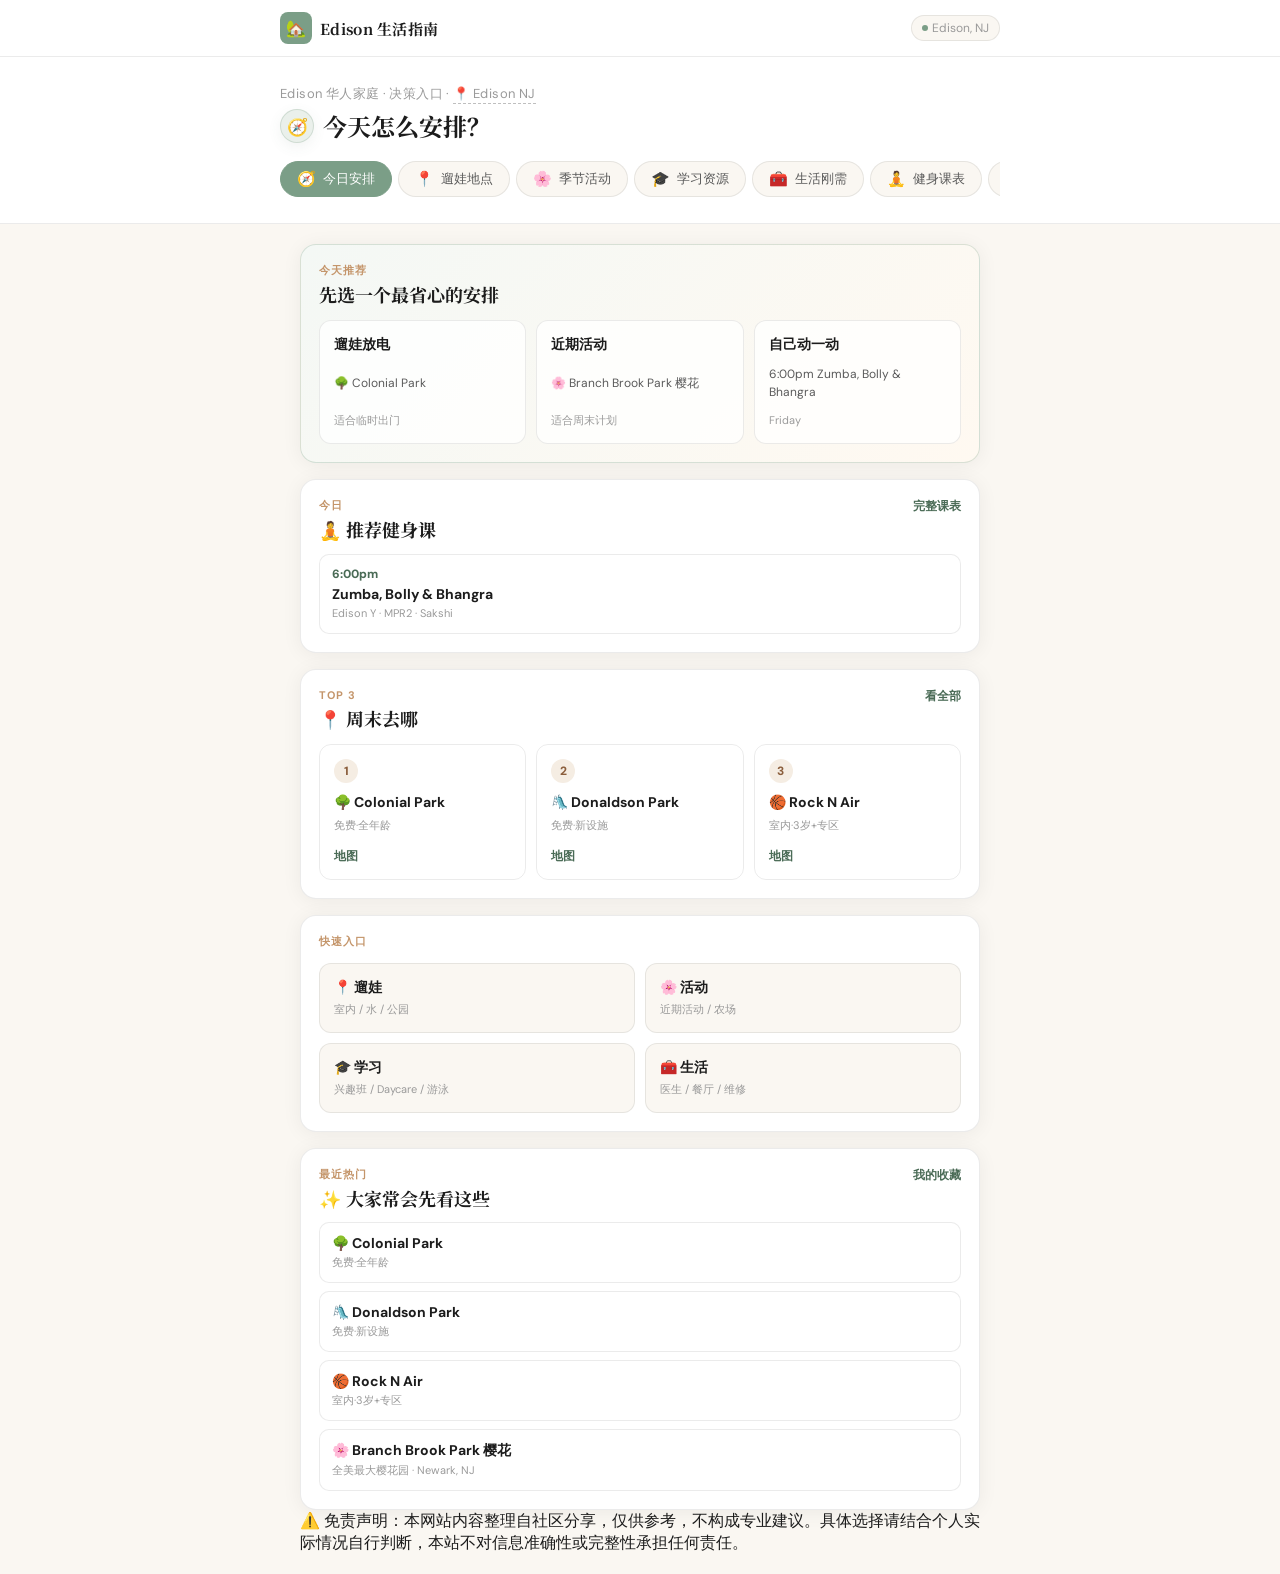
<file: index.html>
<!DOCTYPE html>
<html lang="zh-CN">
<head>
  <!-- ── Analytics ── -->
  <script defer data-domain="edisonmom.com" src="https://plausible.io/js/script.js"></script>
  <script async src="https://www.googletagmanager.com/gtag/js?id=G-FSHFK9SQL9"></script>
  <script>
    window.dataLayer = window.dataLayer || [];
    function gtag(){dataLayer.push(arguments);}
    gtag('js', new Date());
    gtag('config', 'G-FSHFK9SQL9');
  </script>

  <meta charset="UTF-8">
  <meta name="viewport" content="width=device-width, initial-scale=1.0">
  <title>Edison 华人家庭生活指南</title>
  <link href="https://fonts.googleapis.com/css2?family=Noto+Serif+SC:wght@400;600;700&family=DM+Sans:wght@300;400;500;600&display=swap" rel="stylesheet">
  <link rel="stylesheet" href="css/styles.css?v=20260421c">
</head>
<body>

<!-- ══════════ HEADER ══════════ -->
<div class="header">
  <div class="header-inner">
    <a class="logo" href="index.html">
      <div class="logo-icon">🏡</div>
      <div class="logo-text">Edison 生活指南</div>
    </a>
    <div class="location-badge">
      <div class="location-dot"></div>
      Edison, NJ
    </div>
  </div>
</div>

<!-- ══════════ HERO ══════════ -->
<div class="hero">
  <div class="hero-inner">
    <div class="hero-greeting"><span id="hero-page-label">Edison 华人家庭 · 决策入口</span> ·
      <span id="weather-inline"
            onclick="window._toggleOutfitPanel()"
            title="点击查看穿衣建议">加载天气中…</span>
      <span id="weather-outfit-hint">👕</span>
    </div>
    <!-- 穿衣建议展开面板 -->
    <div id="outfit-panel">
      <div id="outfit-panel-inner"></div>
    </div>
    <div class="hero-title" id="hero-title">今天怎么安排？</div>
    <div class="nav-tabs" id="nav-tabs"><a class="tab-btn" href="index.html">今日</a><a class="tab-btn" href="pages/play.html">遛娃</a><a class="tab-btn" href="pages/events.html">活动</a><a class="tab-btn" href="pages/study.html">学习</a><a class="tab-btn" href="pages/life.html">生活</a><a class="tab-btn" href="pages/fitness.html">健身</a><a class="tab-btn" href="pages/favorites.html">收藏</a></div>
  </div>
</div>

<!-- ══════════ QUICK SCENE ACTIONS ══════════ -->
<div class="scene-section" id="scene-section" style="display:none;">
  <div class="scene-inner">
    <div class="scene-title">快速找到适合的地方</div>
    <div class="scene-grid" id="scene-grid"></div>
  </div>
</div>

<!-- ══════════ MAIN CONTENT ══════════ -->
<div class="main">
  <div id="content-loading" style="text-align:center;padding:60px 20px;color:var(--ink-muted);font-size:14px;">加载中…</div>
  <div id="content-area"></div>
</div>

<script type="module" src="js/app.js?v=20260421c"></script>
</body>
</html>
</file>
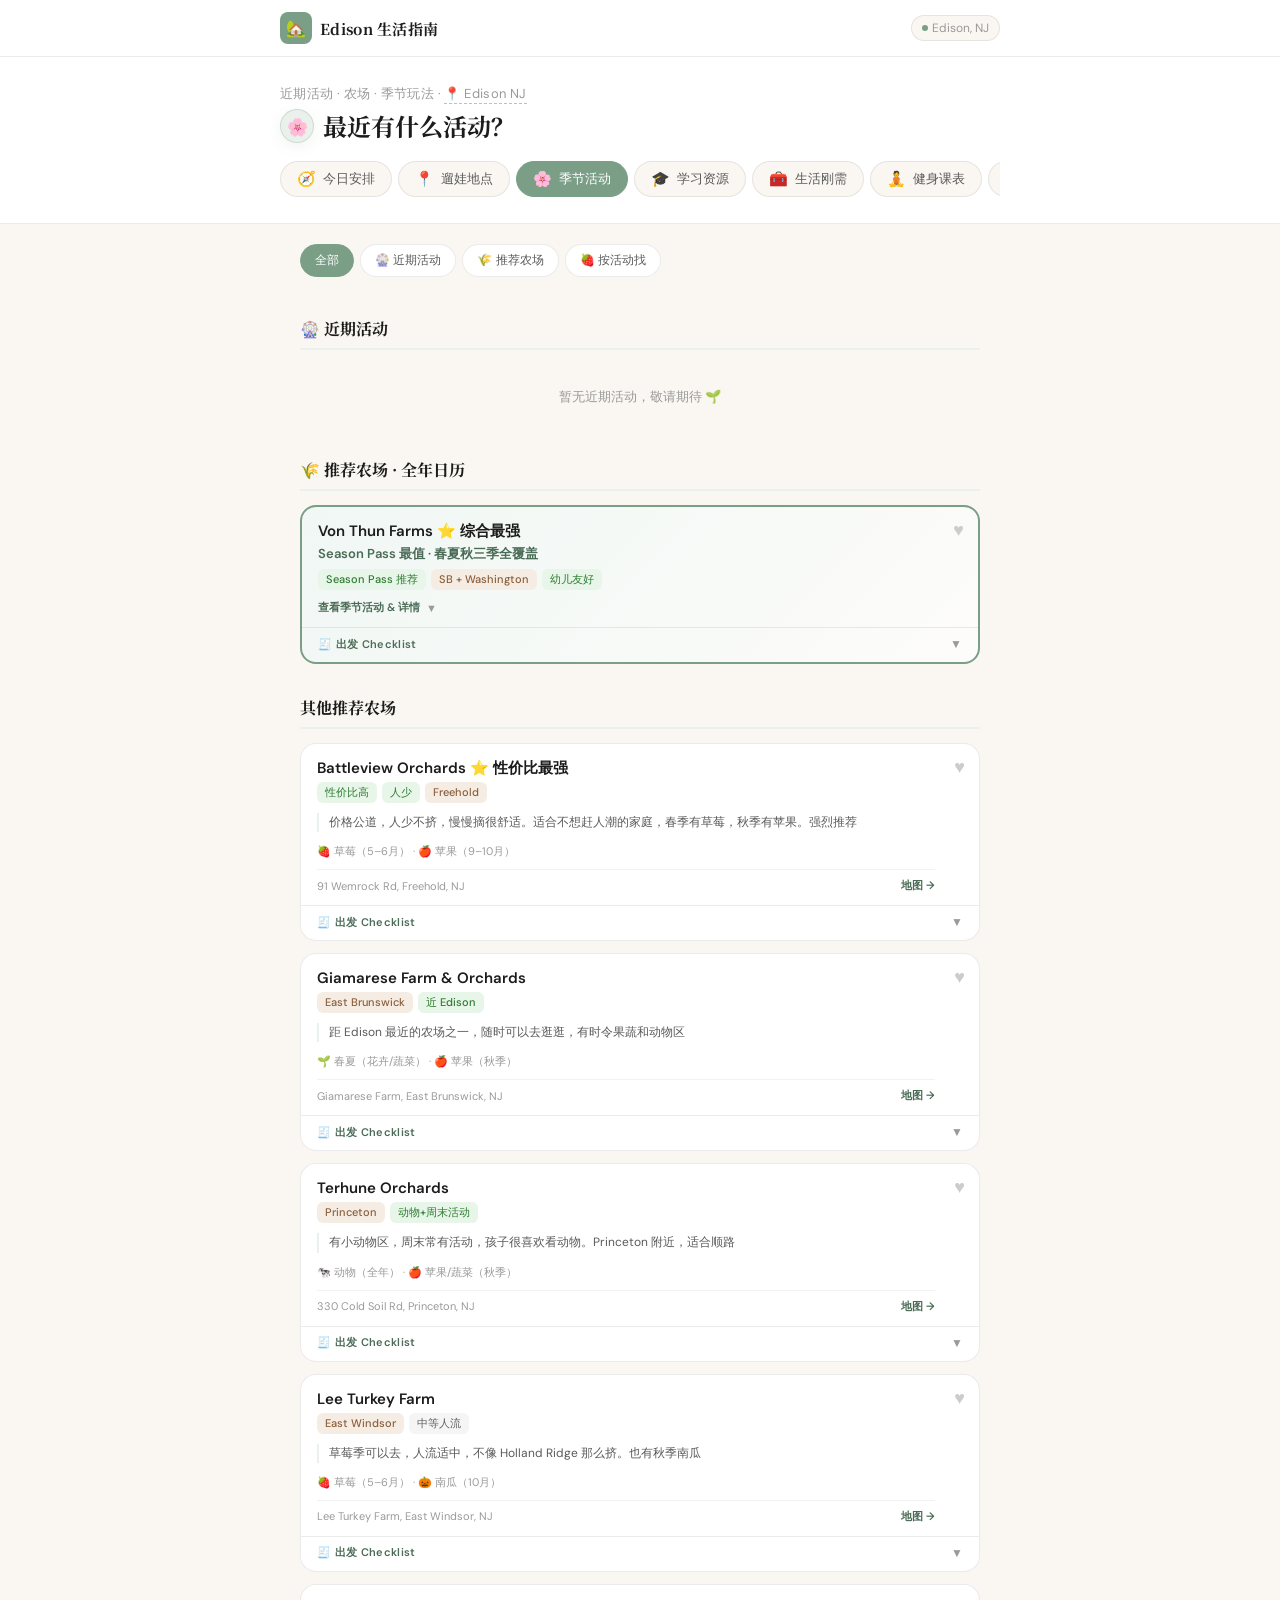
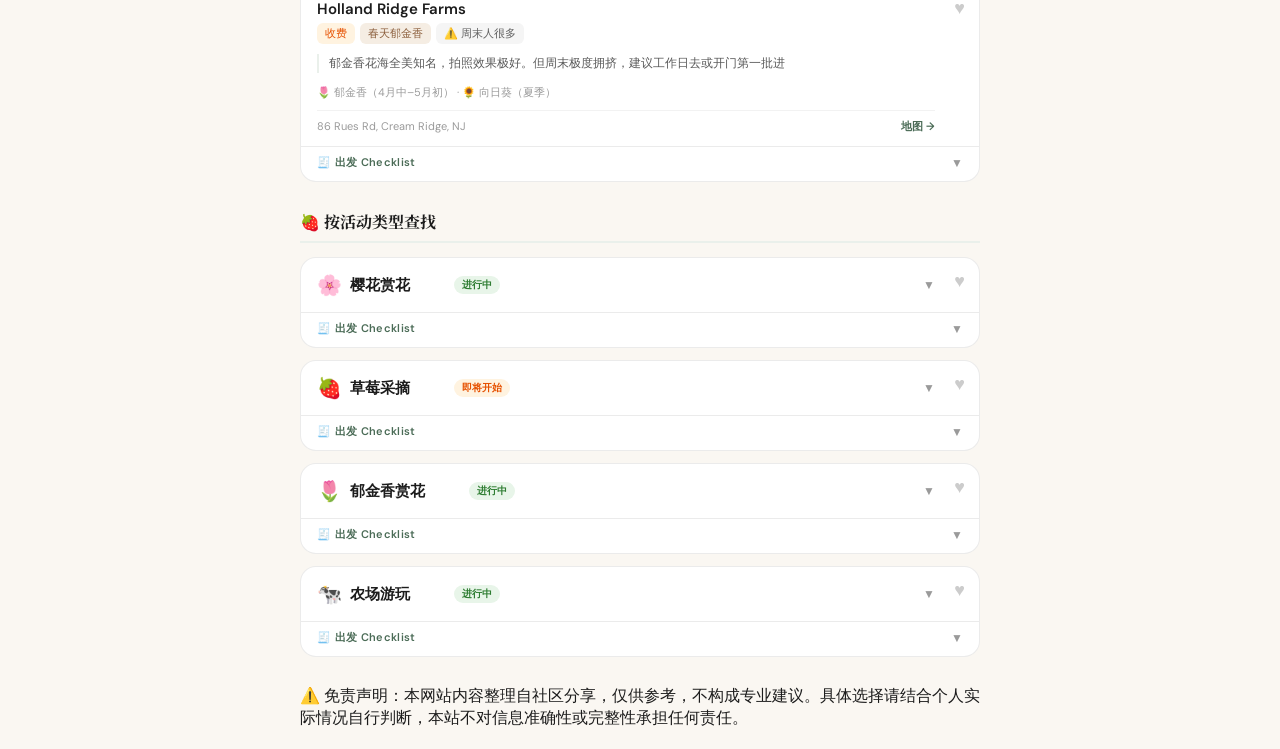
<file: pages/events.html>
<!DOCTYPE html>
<html lang="zh-CN">
<head>
  <script defer data-domain="edisonmom.com" src="https://plausible.io/js/script.js"></script>
  <script async src="https://www.googletagmanager.com/gtag/js?id=G-FSHFK9SQL9"></script>
  <script>
    window.dataLayer = window.dataLayer || [];
    function gtag(){dataLayer.push(arguments);}
    gtag('js', new Date());
    gtag('config', 'G-FSHFK9SQL9');
  </script>
  <meta charset="UTF-8">
  <meta name="viewport" content="width=device-width, initial-scale=1.0">
  <title>近期活动 | Edison 华人家庭生活指南</title>
  <link href="https://fonts.googleapis.com/css2?family=Noto+Serif+SC:wght@400;600;700&family=DM+Sans:wght@300;400;500;600&display=swap" rel="stylesheet">
  <link rel="stylesheet" href="../css/styles.css?v=20260421c">
</head>
<body>
<div class="header">
  <div class="header-inner">
    <a class="logo" href="../index.html"><div class="logo-icon">🏡</div><div class="logo-text">Edison 生活指南</div></a>
    <div class="location-badge"><div class="location-dot"></div>Edison, NJ</div>
  </div>
</div>
<div class="hero">
  <div class="hero-inner">
    <div class="hero-greeting"><span id="hero-page-label">近期活动</span> · <span id="weather-inline" onclick="window._toggleOutfitPanel()" title="点击查看穿衣建议">加载天气中…</span><span id="weather-outfit-hint">👕</span></div>
    <div id="outfit-panel"><div id="outfit-panel-inner"></div></div>
    <div class="hero-title" id="hero-title">最近有什么活动？</div>
    <div class="nav-tabs" id="nav-tabs"><a class="tab-btn" href="../index.html">今日</a><a class="tab-btn" href="play.html">遛娃</a><a class="tab-btn" href="events.html">活动</a><a class="tab-btn" href="study.html">学习</a><a class="tab-btn" href="life.html">生活</a><a class="tab-btn" href="fitness.html">健身</a><a class="tab-btn" href="favorites.html">收藏</a></div>
  </div>
</div>
<div class="scene-section" id="scene-section" style="display:none;"><div class="scene-inner"><div class="scene-title">快速找到适合的地方</div><div class="scene-grid" id="scene-grid"></div></div></div>
<div class="main"><div id="content-loading">加载中…</div><div id="content-area"></div></div>
<script type="module" src="../js/app.js?v=20260421c"></script>
</body>
</html>
</file>
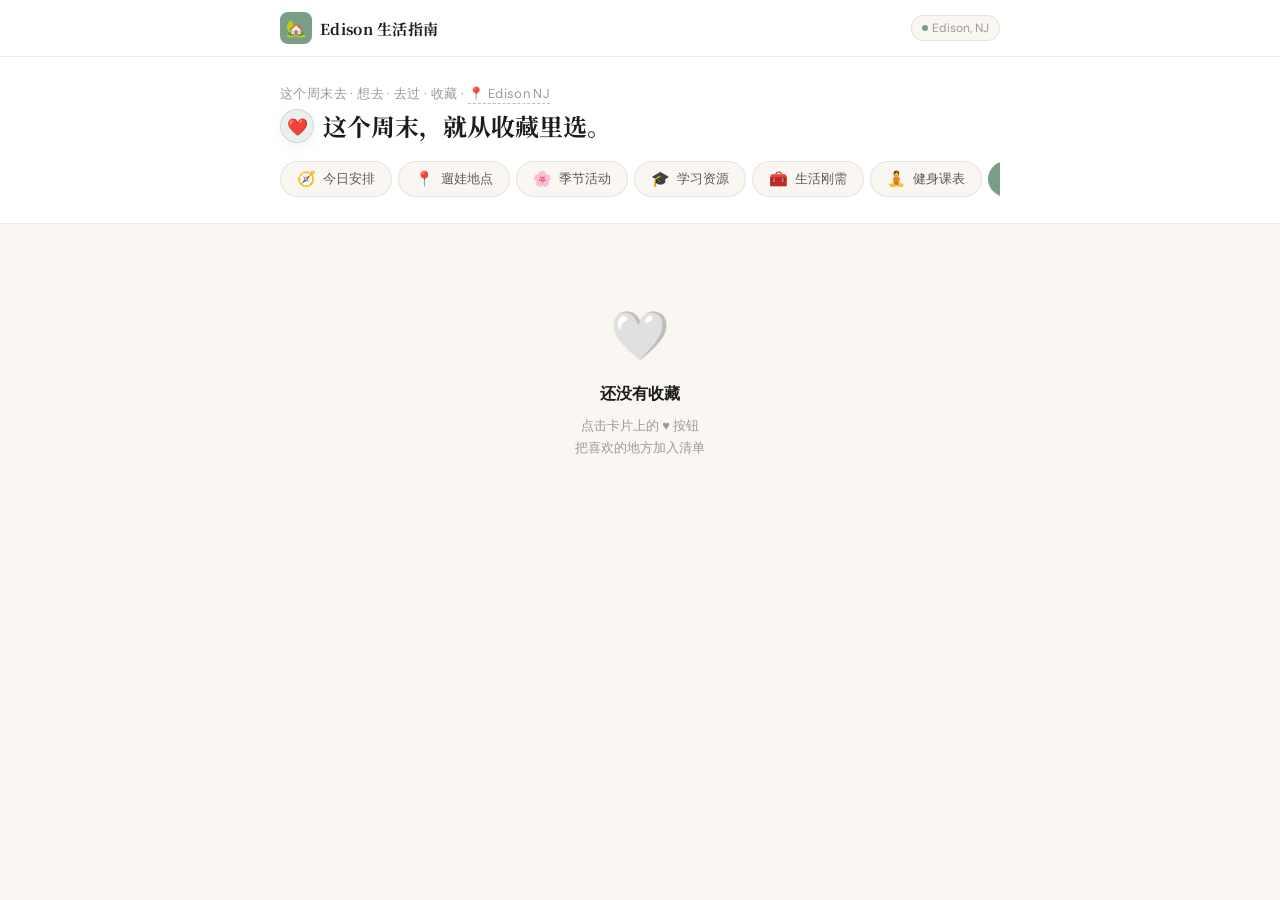
<file: pages/favorites.html>
<!DOCTYPE html>
<html lang="zh-CN">
<head>
  <script defer data-domain="edisonmom.com" src="https://plausible.io/js/script.js"></script>
  <script async src="https://www.googletagmanager.com/gtag/js?id=G-FSHFK9SQL9"></script>
  <script>
    window.dataLayer = window.dataLayer || [];
    function gtag(){dataLayer.push(arguments);}
    gtag('js', new Date());
    gtag('config', 'G-FSHFK9SQL9');
  </script>
  <meta charset="UTF-8">
  <meta name="viewport" content="width=device-width, initial-scale=1.0">
  <title>我的收藏 | Edison 华人家庭生活指南</title>
  <link href="https://fonts.googleapis.com/css2?family=Noto+Serif+SC:wght@400;600;700&family=DM+Sans:wght@300;400;500;600&display=swap" rel="stylesheet">
  <link rel="stylesheet" href="../css/styles.css?v=20260421c">
</head>
<body>
<div class="header"><div class="header-inner"><a class="logo" href="../index.html"><div class="logo-icon">🏡</div><div class="logo-text">Edison 生活指南</div></a><div class="location-badge"><div class="location-dot"></div>Edison, NJ</div></div></div>
<div class="hero"><div class="hero-inner"><div class="hero-greeting"><span id="hero-page-label">我的收藏</span> · <span id="weather-inline" onclick="window._toggleOutfitPanel()" title="点击查看穿衣建议">加载天气中…</span><span id="weather-outfit-hint">👕</span></div><div id="outfit-panel"><div id="outfit-panel-inner"></div></div><div class="hero-title" id="hero-title">这个周末，就从收藏里选。</div><div class="nav-tabs" id="nav-tabs"><a class="tab-btn" href="../index.html">今日</a><a class="tab-btn" href="play.html">遛娃</a><a class="tab-btn" href="events.html">活动</a><a class="tab-btn" href="study.html">学习</a><a class="tab-btn" href="life.html">生活</a><a class="tab-btn" href="fitness.html">健身</a><a class="tab-btn" href="favorites.html">收藏</a></div></div></div>
<div class="scene-section" id="scene-section" style="display:none;"><div class="scene-inner"><div class="scene-title">快速找到适合的地方</div><div class="scene-grid" id="scene-grid"></div></div></div>
<div class="main"><div id="content-loading">加载中…</div><div id="content-area"></div></div>
<script type="module" src="../js/app.js?v=20260421c"></script>
</body>
</html>
</file>
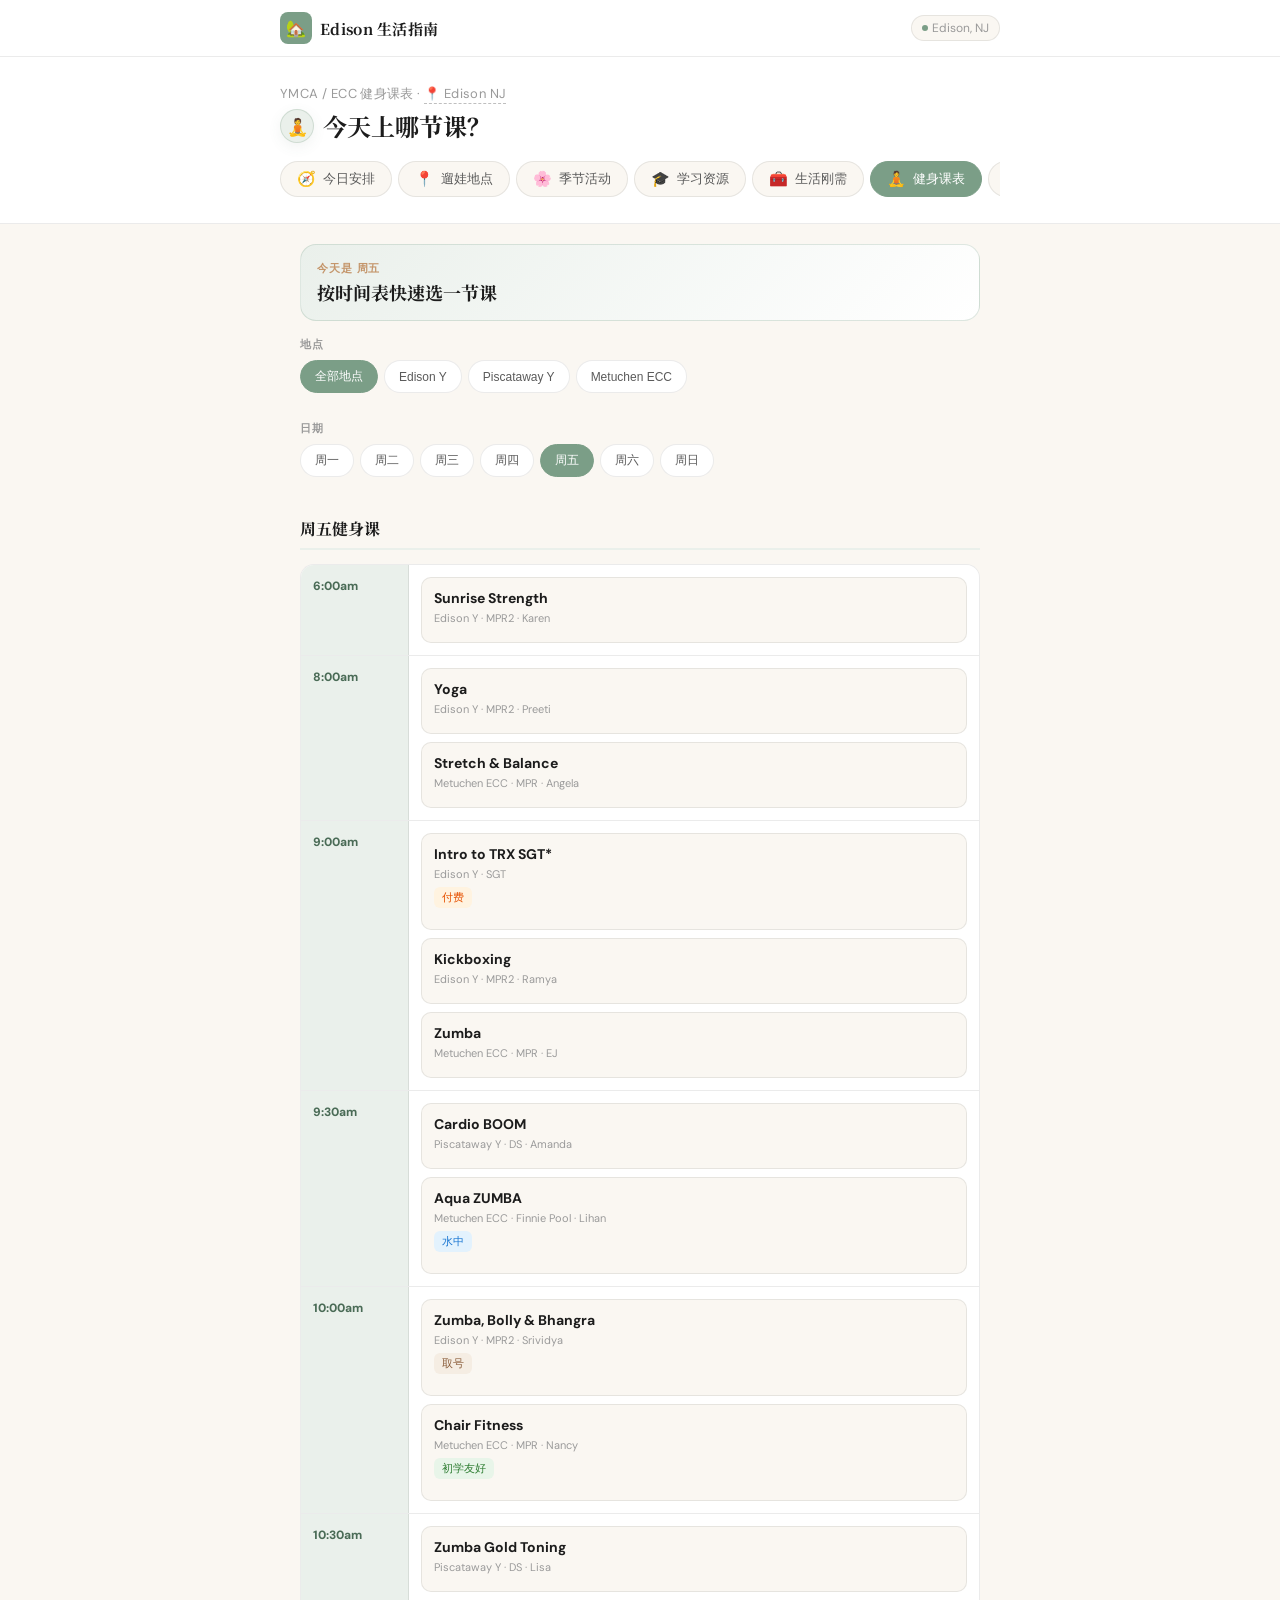
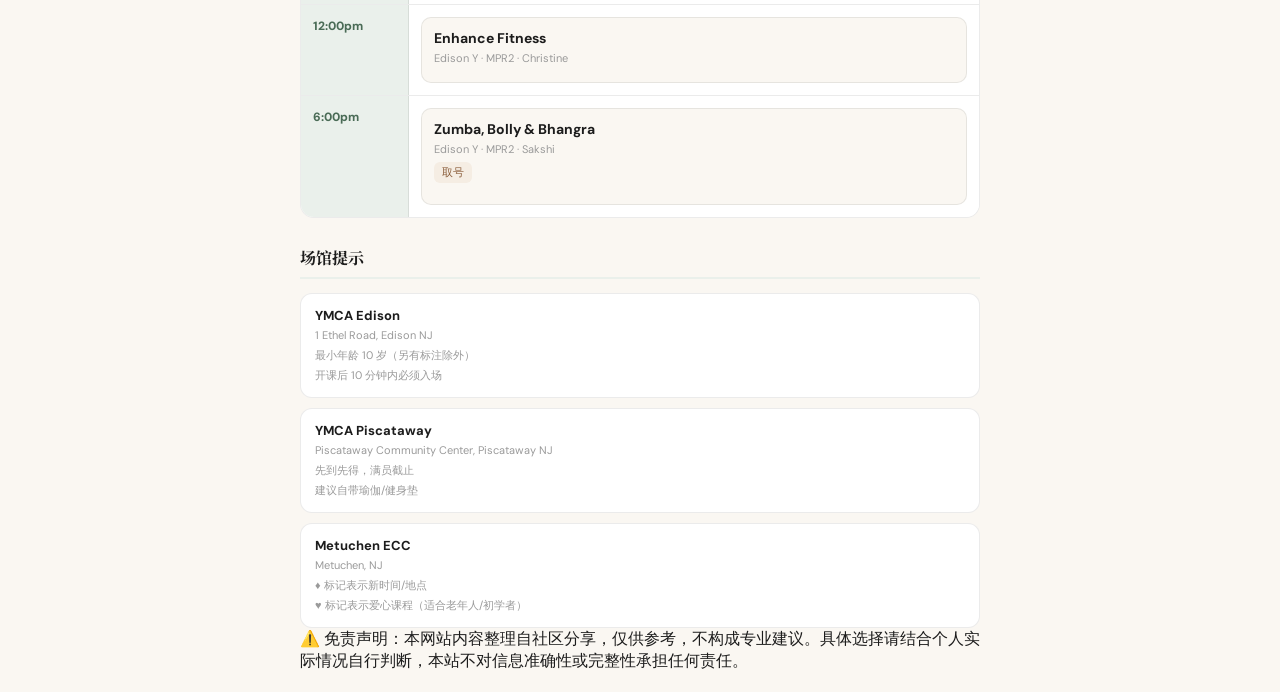
<file: pages/fitness.html>
<!DOCTYPE html>
<html lang="zh-CN">
<head>
  <script defer data-domain="edisonmom.com" src="https://plausible.io/js/script.js"></script>
  <script async src="https://www.googletagmanager.com/gtag/js?id=G-FSHFK9SQL9"></script>
  <script>
    window.dataLayer = window.dataLayer || [];
    function gtag(){dataLayer.push(arguments);}
    gtag('js', new Date());
    gtag('config', 'G-FSHFK9SQL9');
  </script>
  <meta charset="UTF-8">
  <meta name="viewport" content="width=device-width, initial-scale=1.0">
  <title>健身课表 | Edison 华人家庭生活指南</title>
  <link href="https://fonts.googleapis.com/css2?family=Noto+Serif+SC:wght@400;600;700&family=DM+Sans:wght@300;400;500;600&display=swap" rel="stylesheet">
  <link rel="stylesheet" href="../css/styles.css?v=20260421c">
</head>
<body>
<div class="header"><div class="header-inner"><a class="logo" href="../index.html"><div class="logo-icon">🏡</div><div class="logo-text">Edison 生活指南</div></a><div class="location-badge"><div class="location-dot"></div>Edison, NJ</div></div></div>
<div class="hero"><div class="hero-inner"><div class="hero-greeting"><span id="hero-page-label">健身课表</span> · <span id="weather-inline" onclick="window._toggleOutfitPanel()" title="点击查看穿衣建议">加载天气中…</span><span id="weather-outfit-hint">👕</span></div><div id="outfit-panel"><div id="outfit-panel-inner"></div></div><div class="hero-title" id="hero-title">今天上哪节课？</div><div class="nav-tabs" id="nav-tabs"><a class="tab-btn" href="../index.html">今日</a><a class="tab-btn" href="play.html">遛娃</a><a class="tab-btn" href="events.html">活动</a><a class="tab-btn" href="study.html">学习</a><a class="tab-btn" href="life.html">生活</a><a class="tab-btn" href="fitness.html">健身</a><a class="tab-btn" href="favorites.html">收藏</a></div></div></div>
<div class="scene-section" id="scene-section" style="display:none;"><div class="scene-inner"><div class="scene-title">快速找到适合的地方</div><div class="scene-grid" id="scene-grid"></div></div></div>
<div class="main"><div id="content-loading">加载中…</div><div id="content-area"></div></div>
<script type="module" src="../js/app.js?v=20260421c"></script>
</body>
</html>
</file>
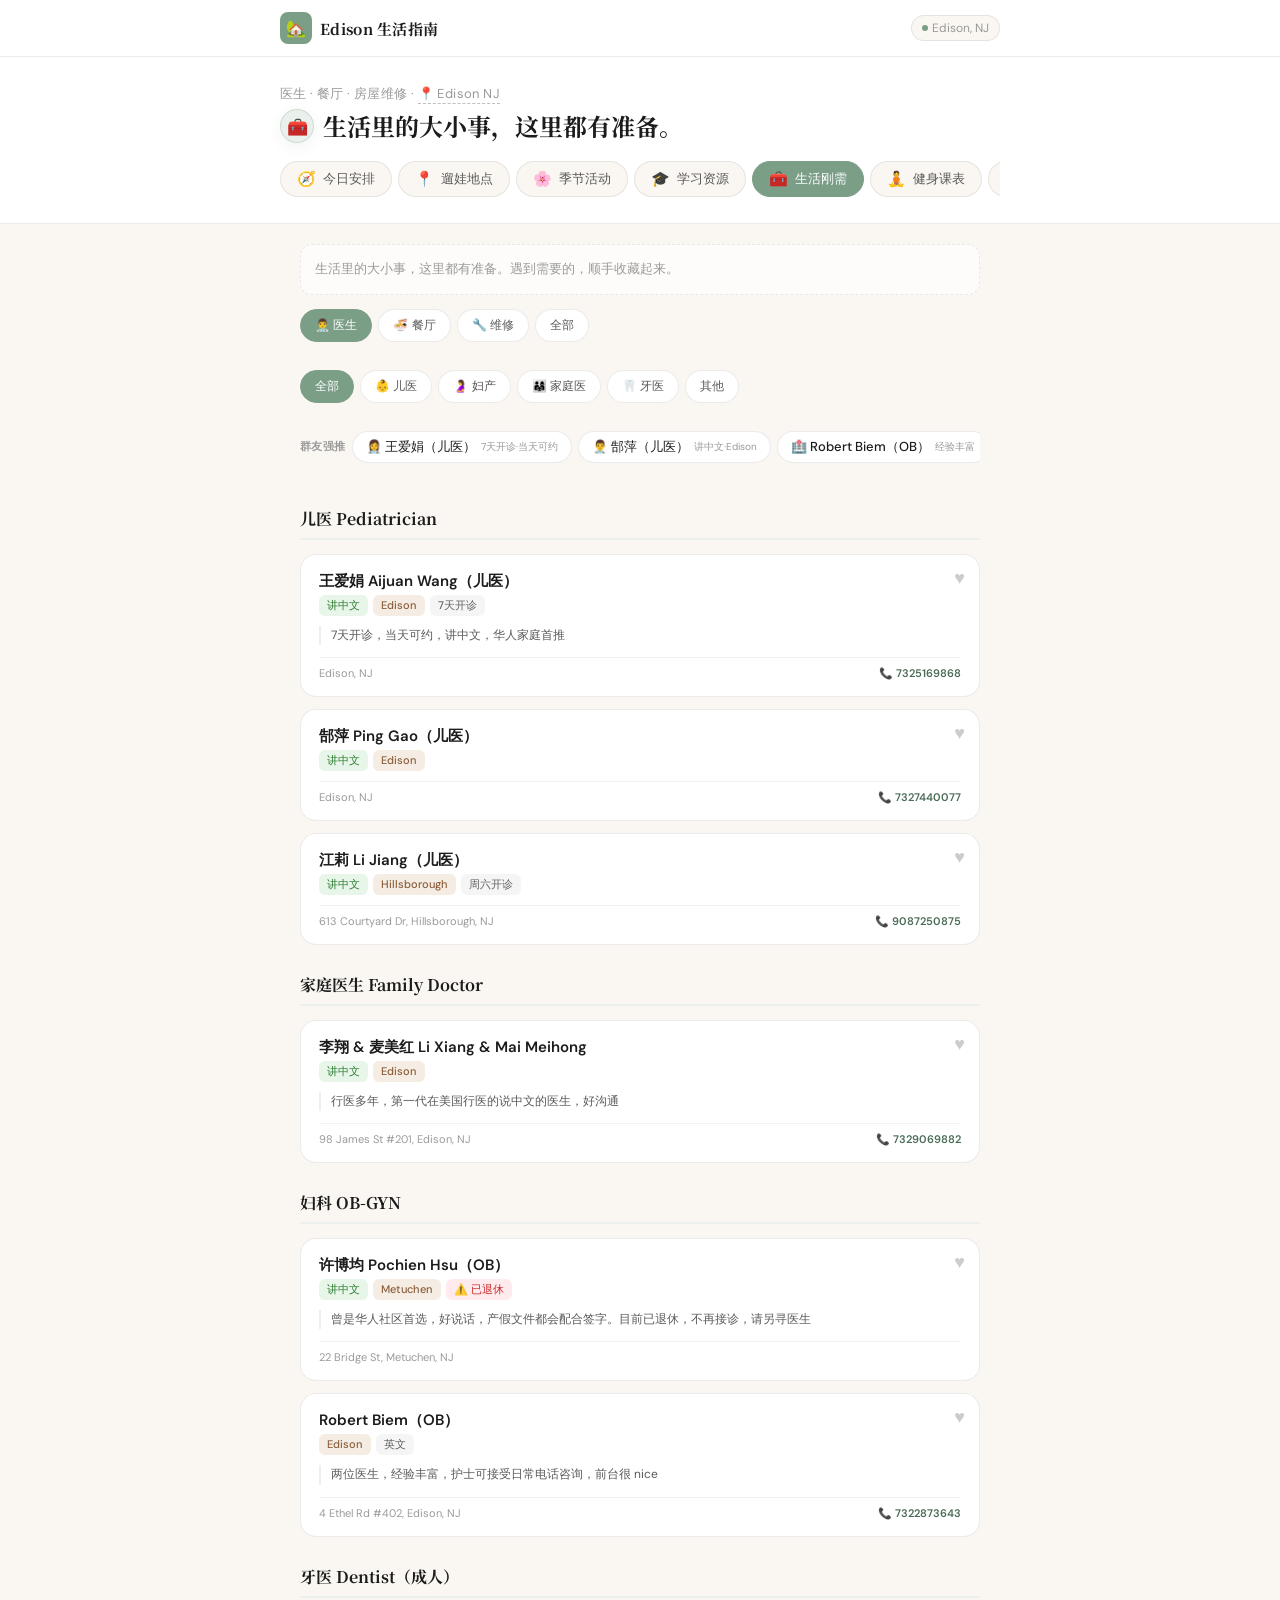
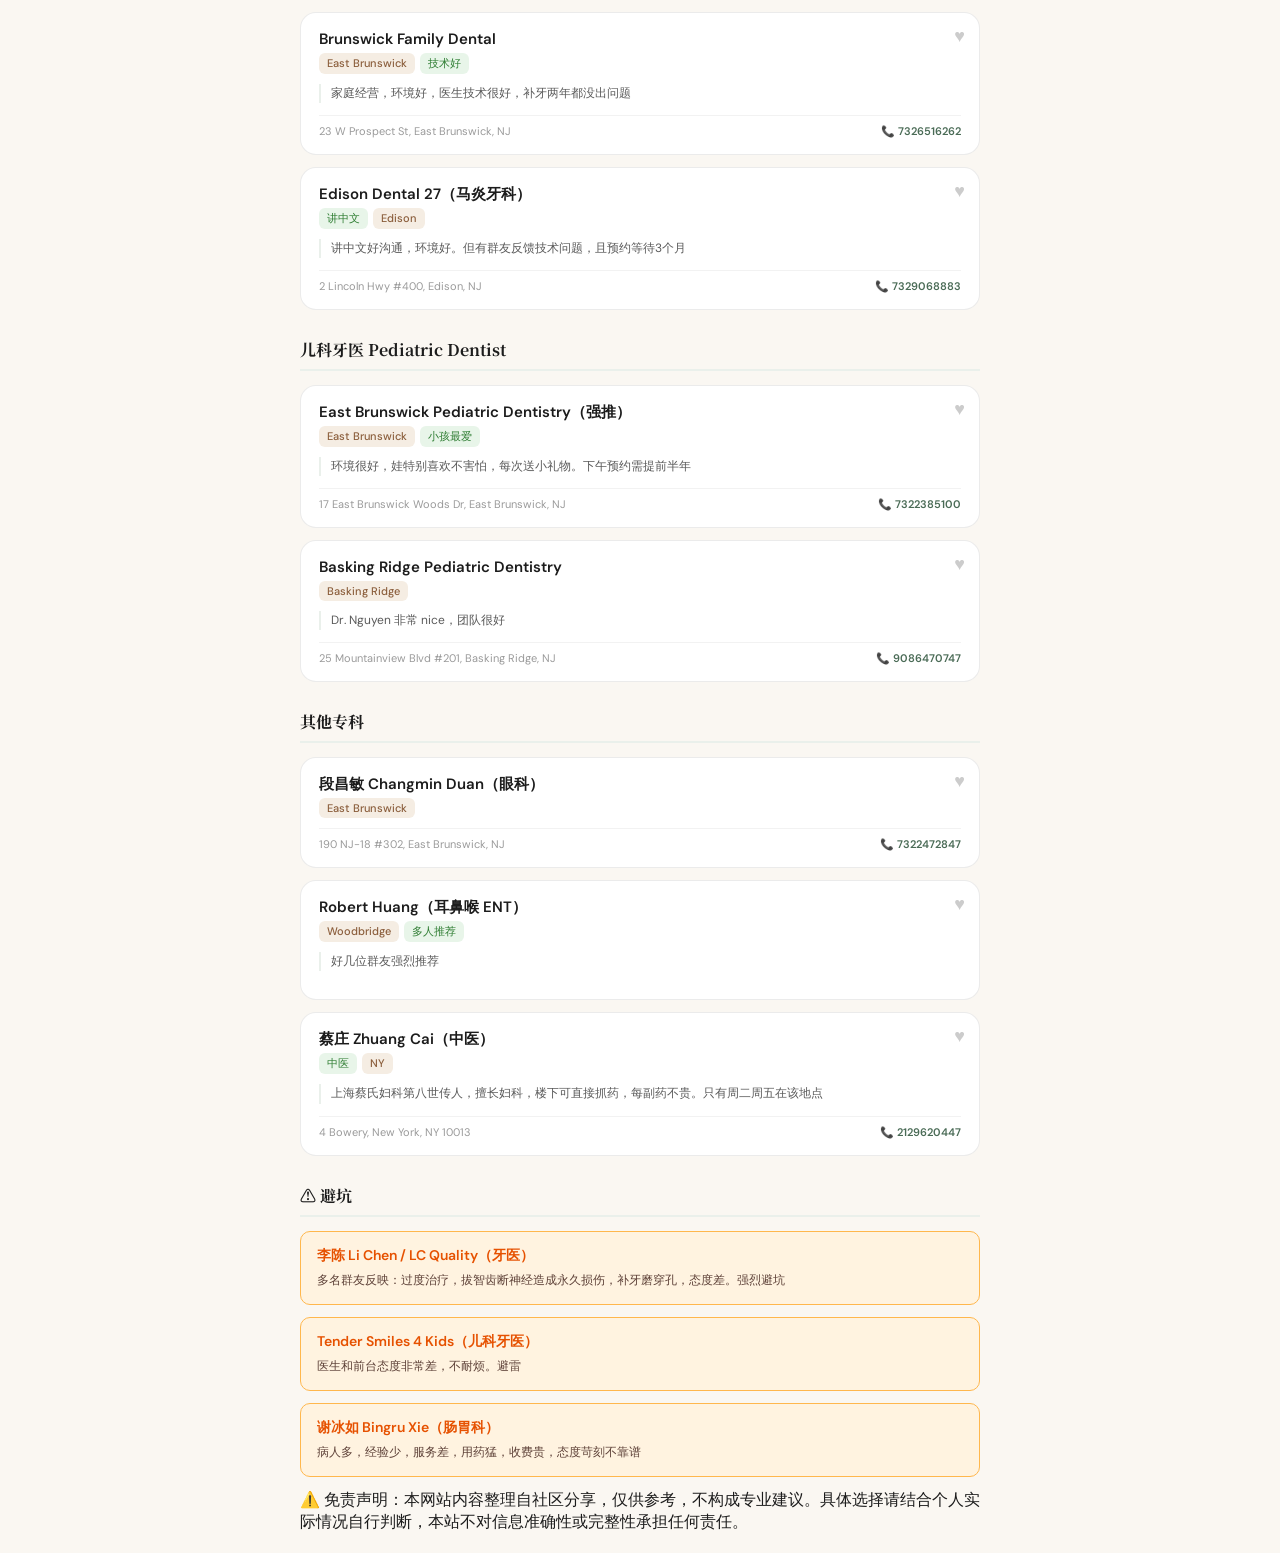
<file: pages/life.html>
<!DOCTYPE html>
<html lang="zh-CN">
<head>
  <script defer data-domain="edisonmom.com" src="https://plausible.io/js/script.js"></script>
  <script async src="https://www.googletagmanager.com/gtag/js?id=G-FSHFK9SQL9"></script>
  <script>
    window.dataLayer = window.dataLayer || [];
    function gtag(){dataLayer.push(arguments);}
    gtag('js', new Date());
    gtag('config', 'G-FSHFK9SQL9');
  </script>
  <meta charset="UTF-8">
  <meta name="viewport" content="width=device-width, initial-scale=1.0">
  <title>生活刚需 | Edison 华人家庭生活指南</title>
  <link href="https://fonts.googleapis.com/css2?family=Noto+Serif+SC:wght@400;600;700&family=DM+Sans:wght@300;400;500;600&display=swap" rel="stylesheet">
  <link rel="stylesheet" href="../css/styles.css?v=20260421c">
</head>
<body>
<div class="header"><div class="header-inner"><a class="logo" href="../index.html"><div class="logo-icon">🏡</div><div class="logo-text">Edison 生活指南</div></a><div class="location-badge"><div class="location-dot"></div>Edison, NJ</div></div></div>
<div class="hero"><div class="hero-inner"><div class="hero-greeting"><span id="hero-page-label">生活刚需</span> · <span id="weather-inline" onclick="window._toggleOutfitPanel()" title="点击查看穿衣建议">加载天气中…</span><span id="weather-outfit-hint">👕</span></div><div id="outfit-panel"><div id="outfit-panel-inner"></div></div><div class="hero-title" id="hero-title">生活里的大小事，这里都有准备。</div><div class="nav-tabs" id="nav-tabs"><a class="tab-btn" href="../index.html">今日</a><a class="tab-btn" href="play.html">遛娃</a><a class="tab-btn" href="events.html">活动</a><a class="tab-btn" href="study.html">学习</a><a class="tab-btn" href="life.html">生活</a><a class="tab-btn" href="fitness.html">健身</a><a class="tab-btn" href="favorites.html">收藏</a></div></div></div>
<div class="scene-section" id="scene-section" style="display:none;"><div class="scene-inner"><div class="scene-title">快速找到适合的地方</div><div class="scene-grid" id="scene-grid"></div></div></div>
<div class="main"><div id="content-loading">加载中…</div><div id="content-area"></div></div>
<script type="module" src="../js/app.js?v=20260421c"></script>
</body>
</html>
</file>
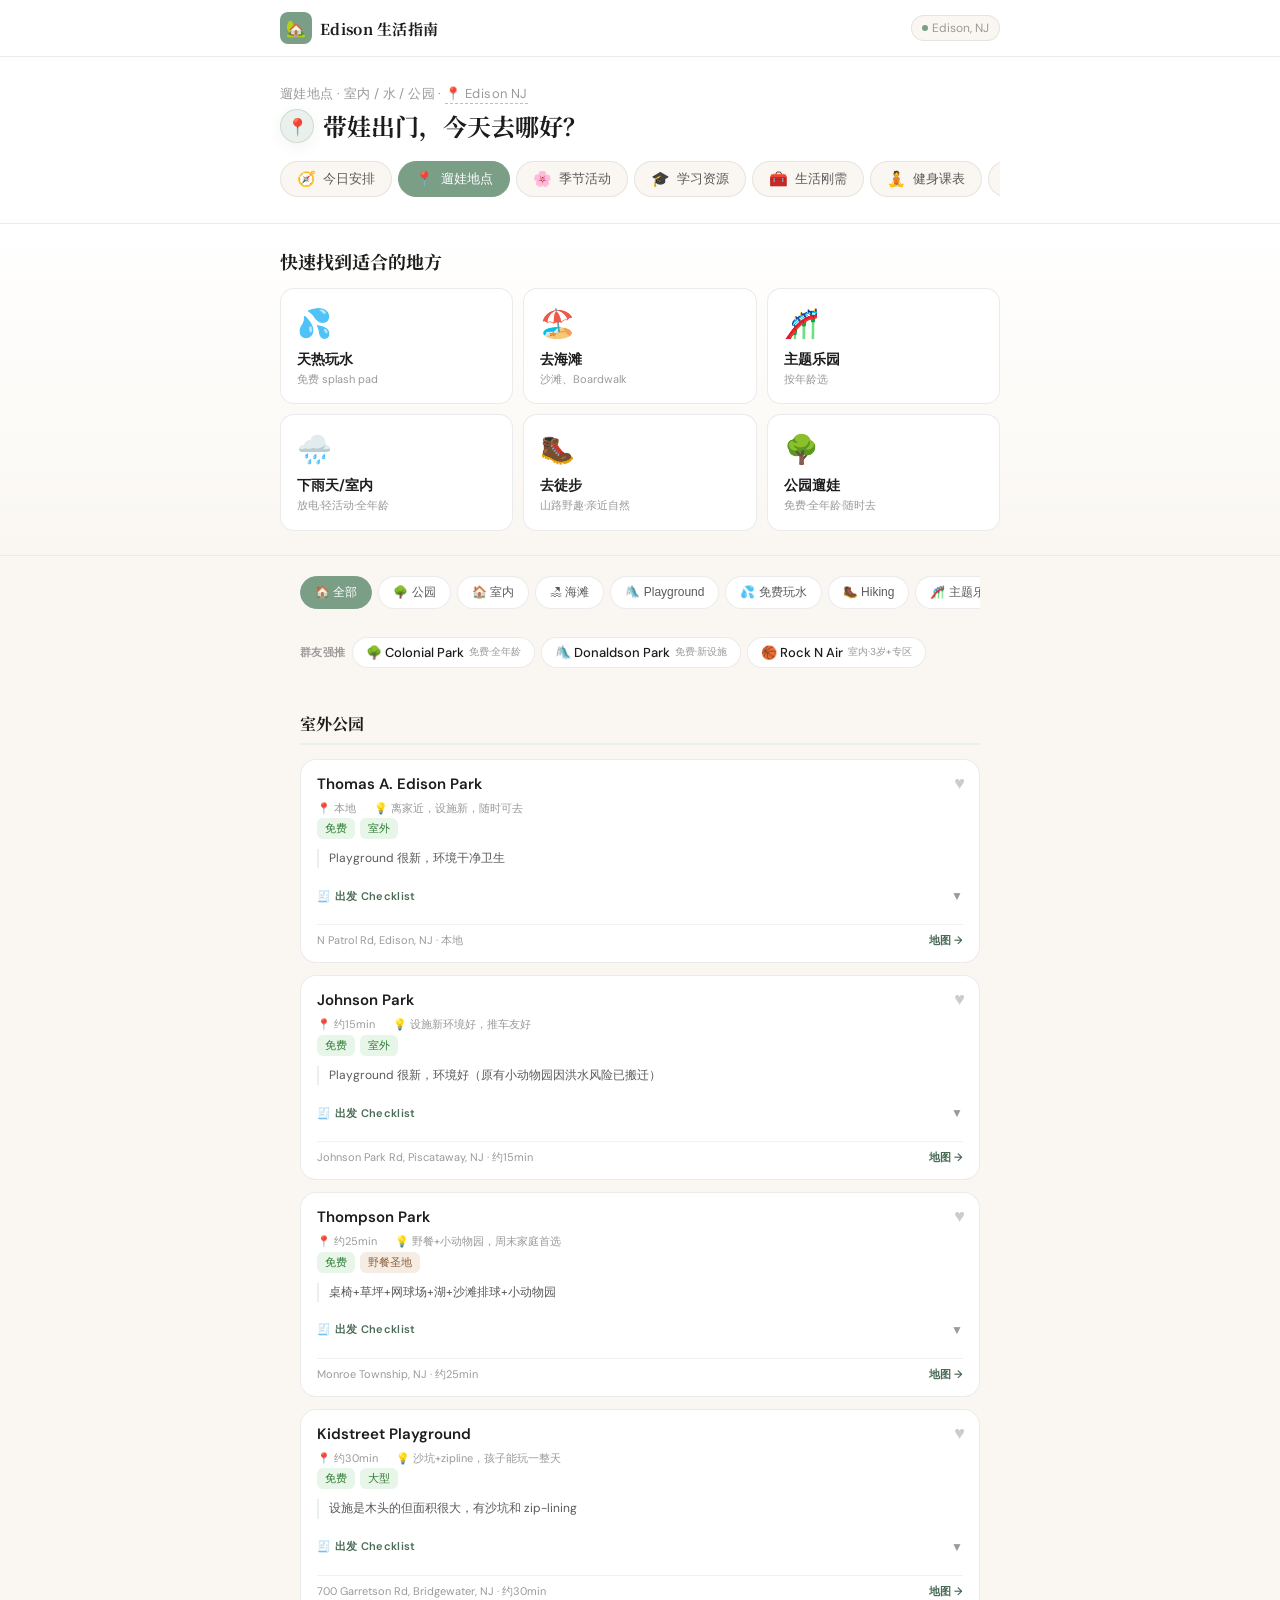
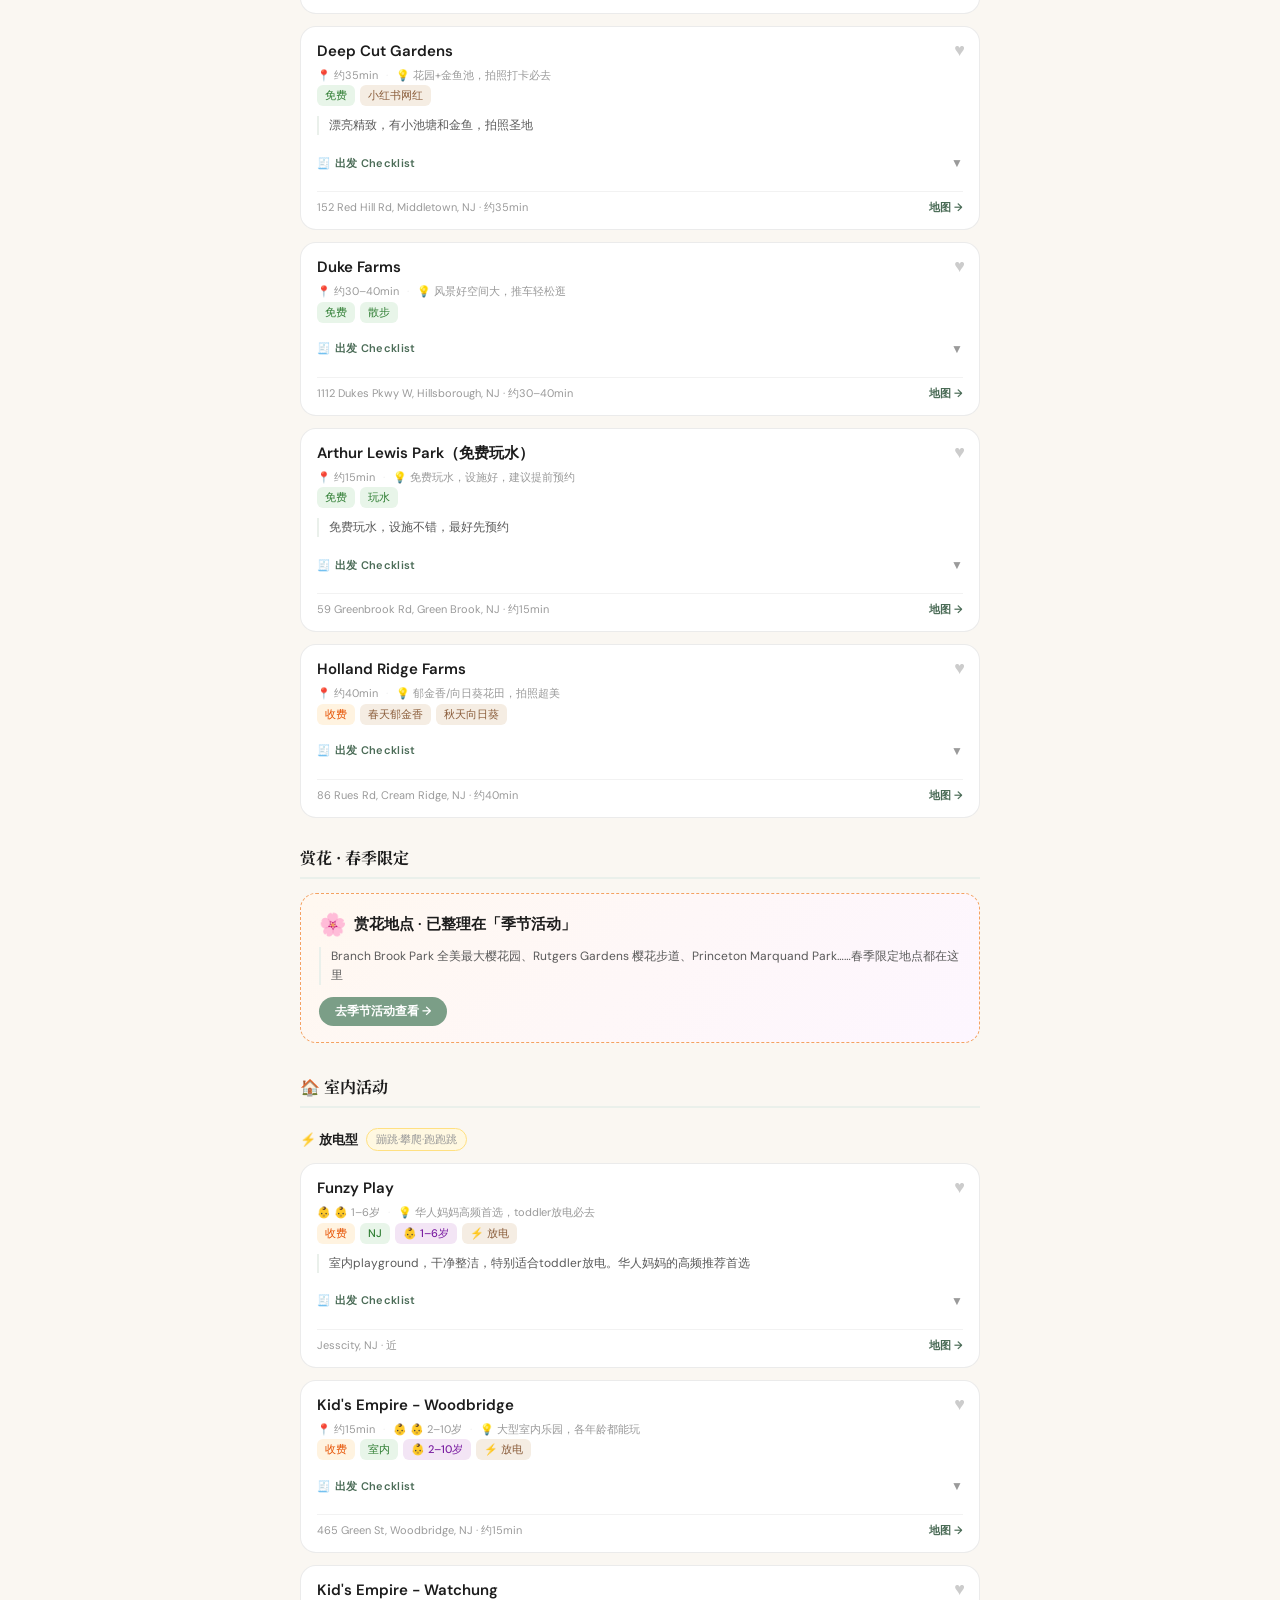
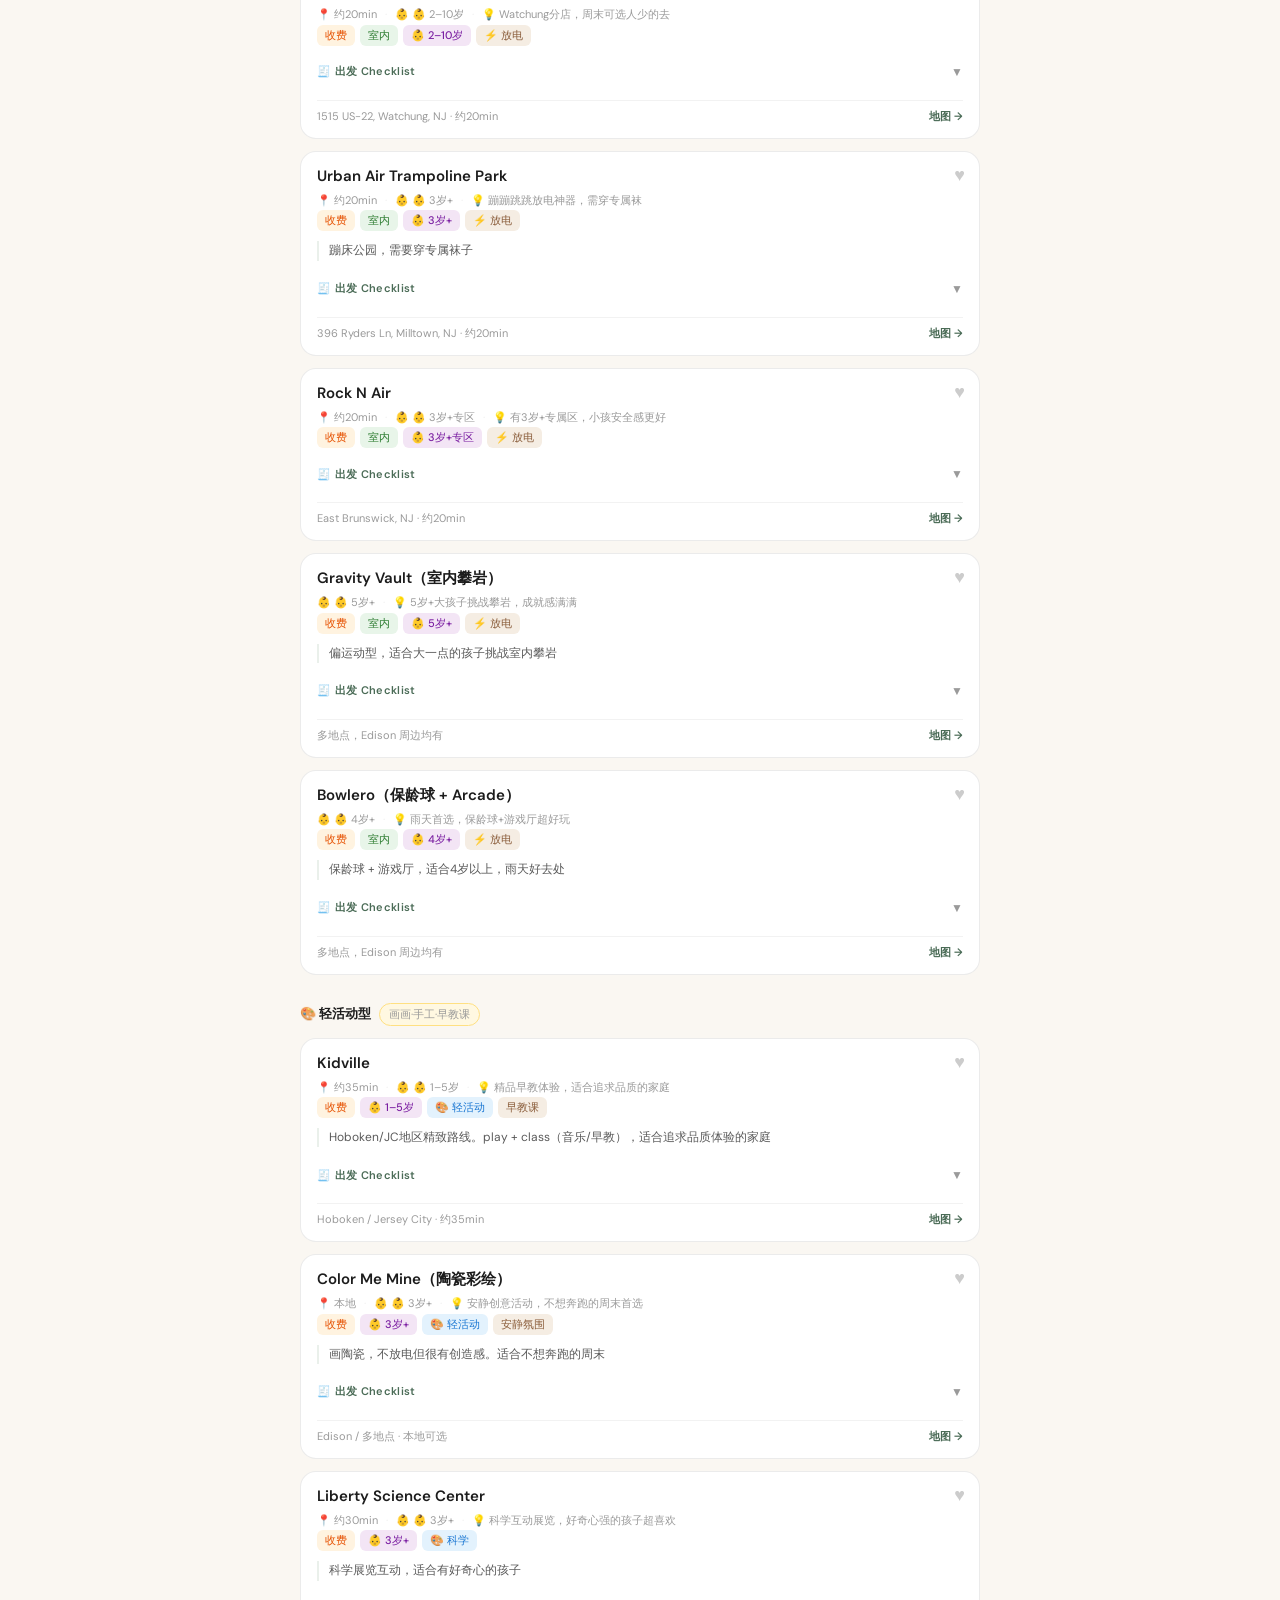
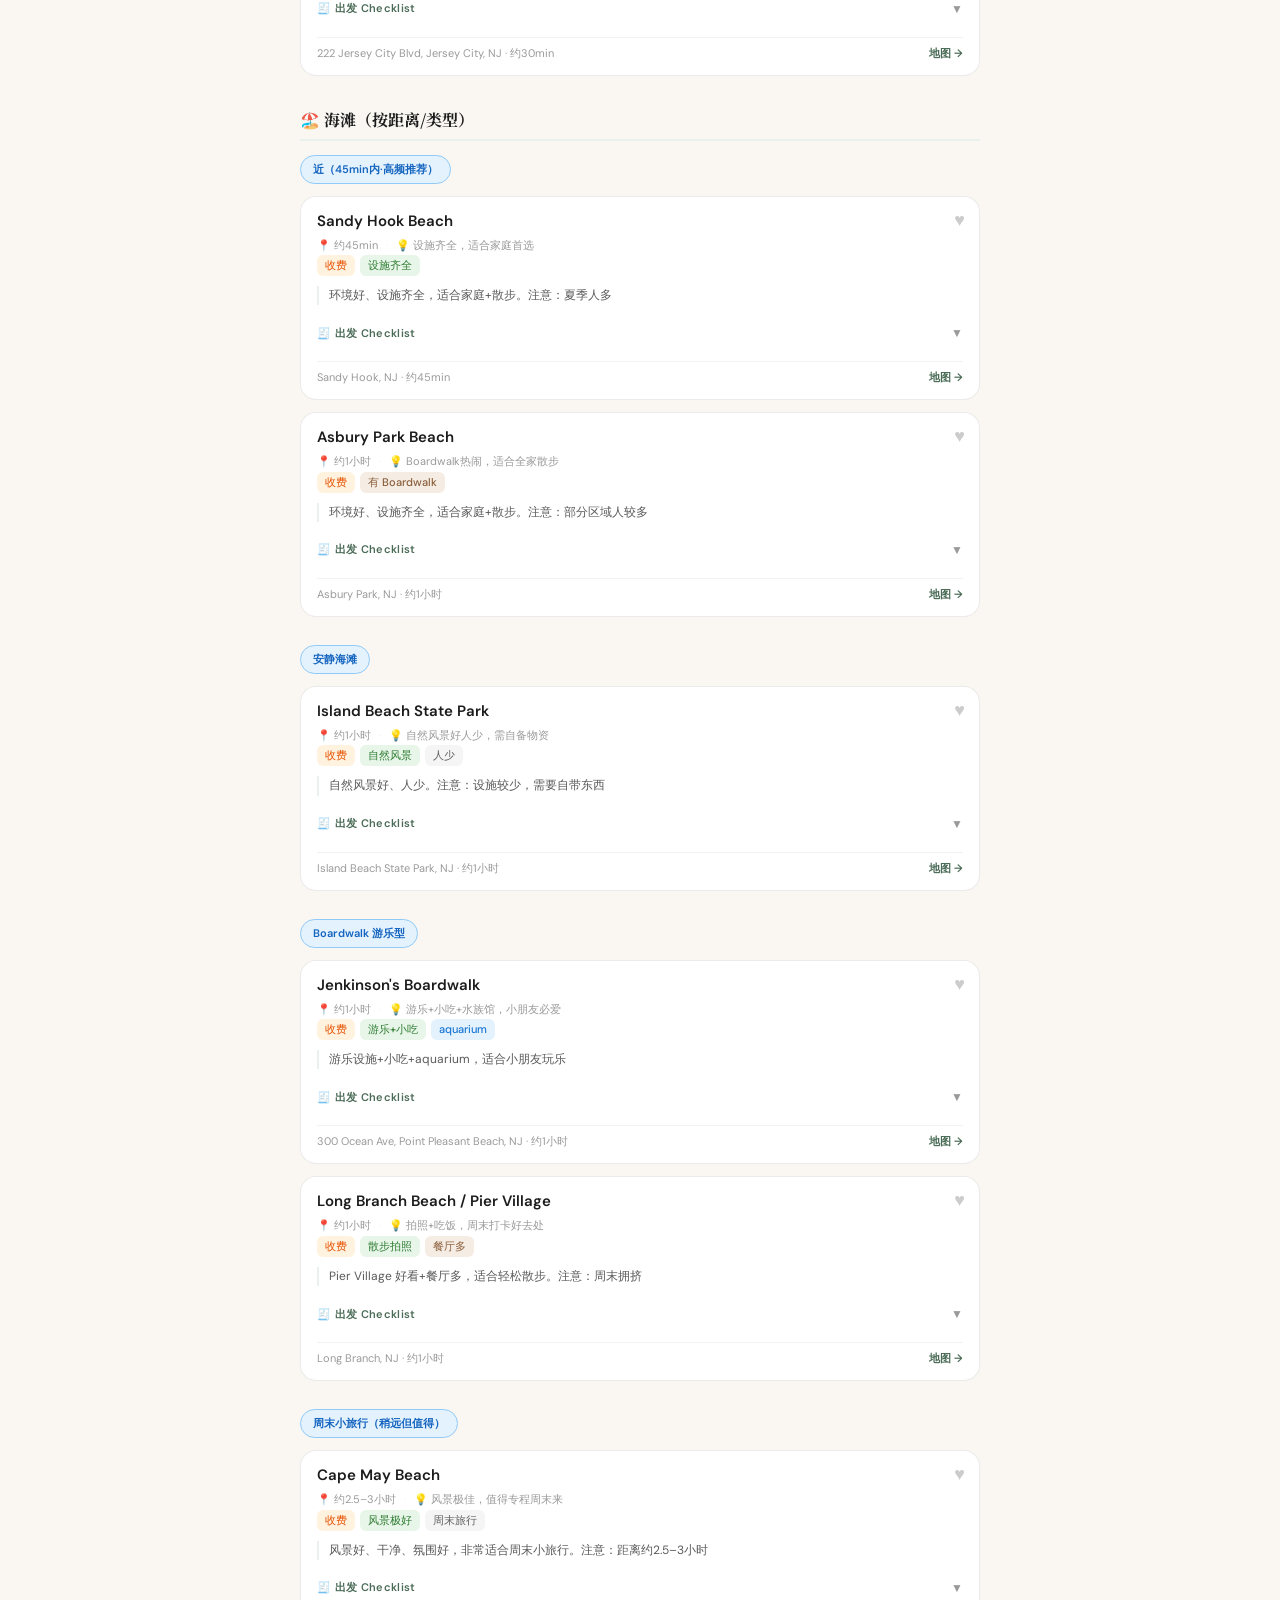
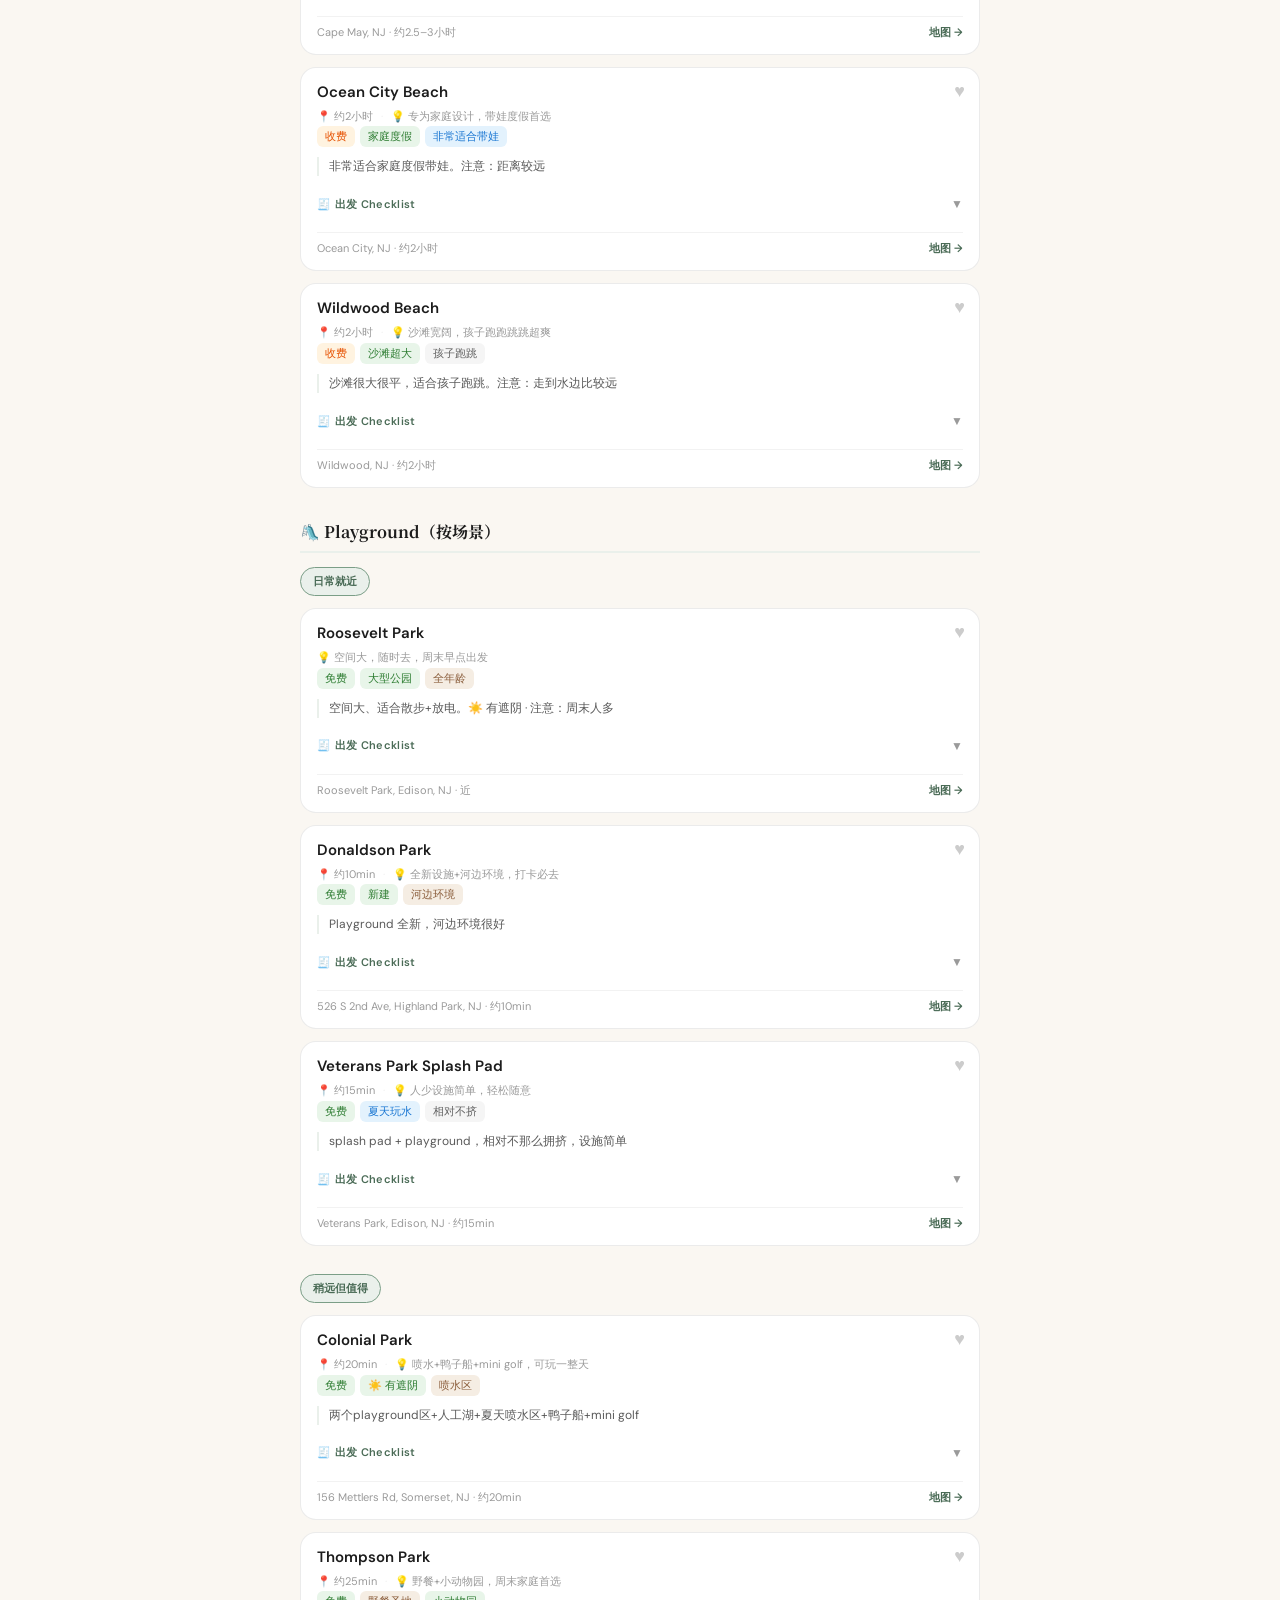
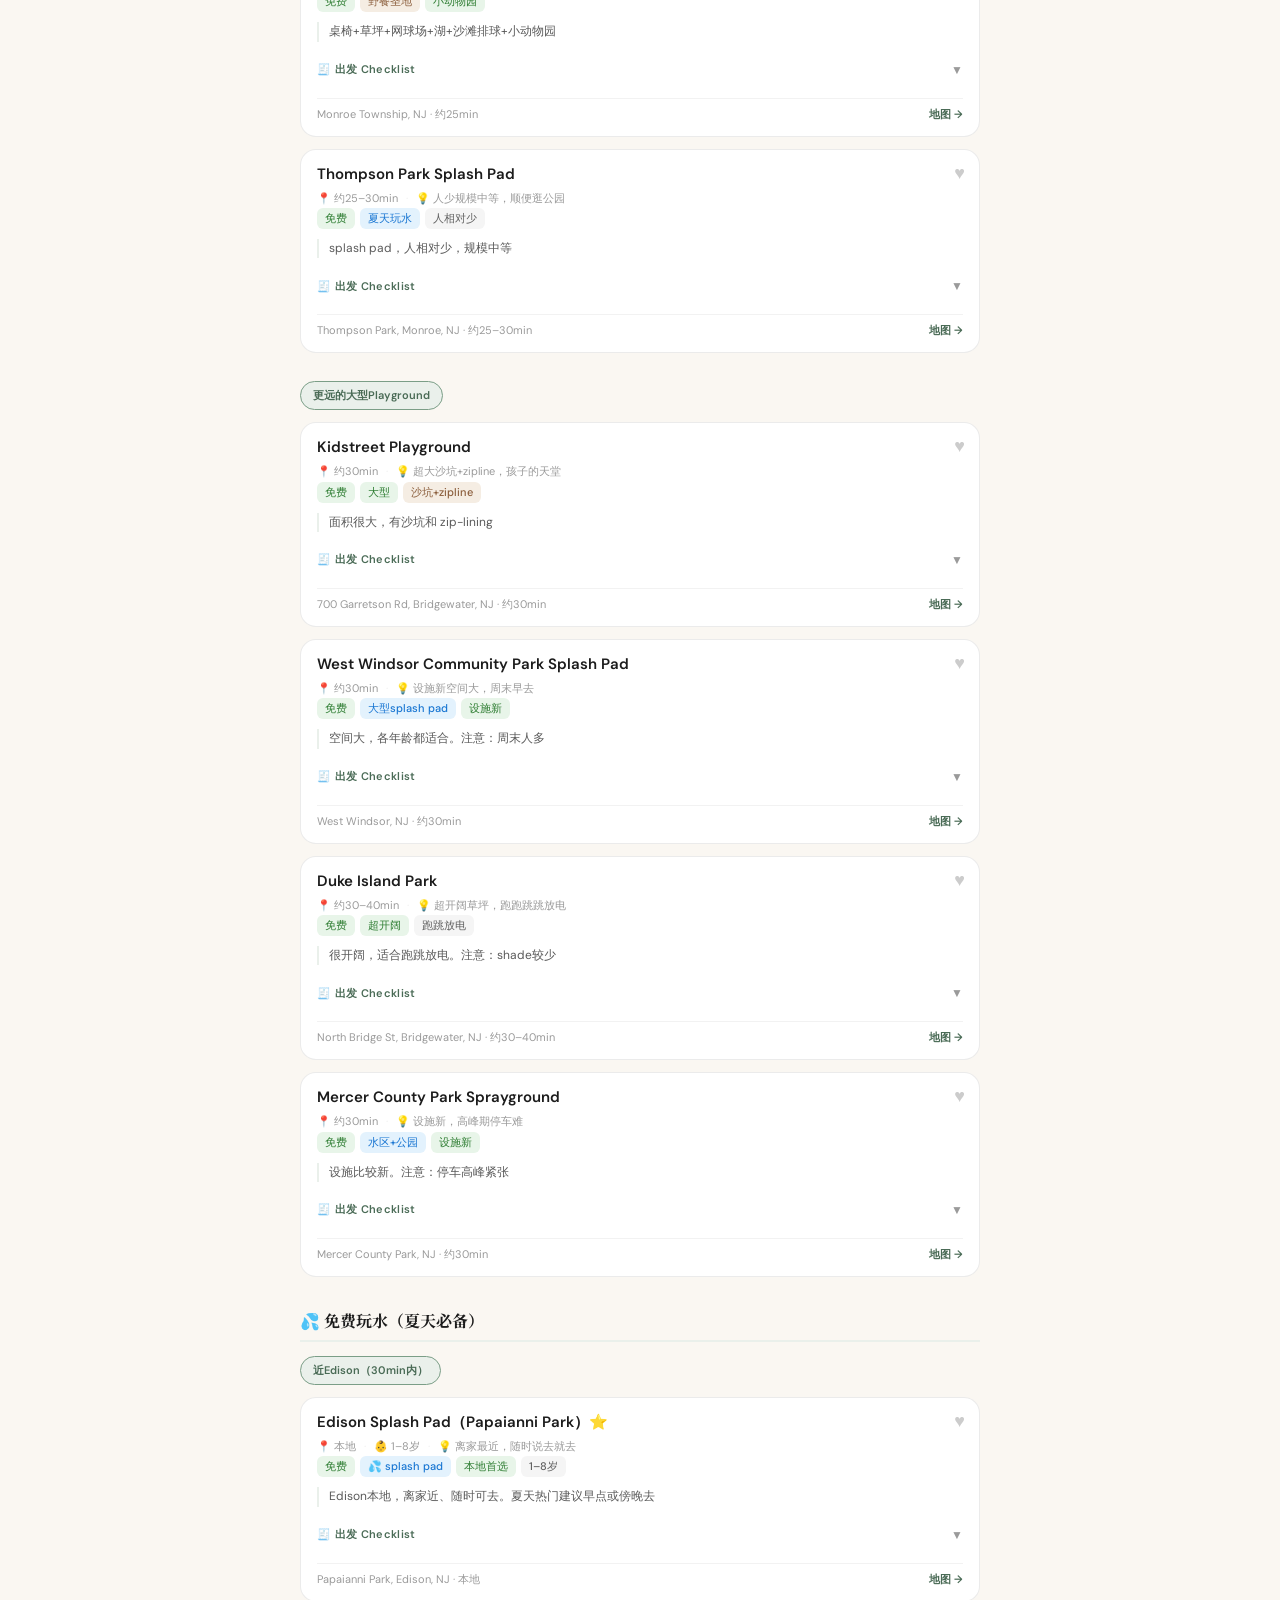
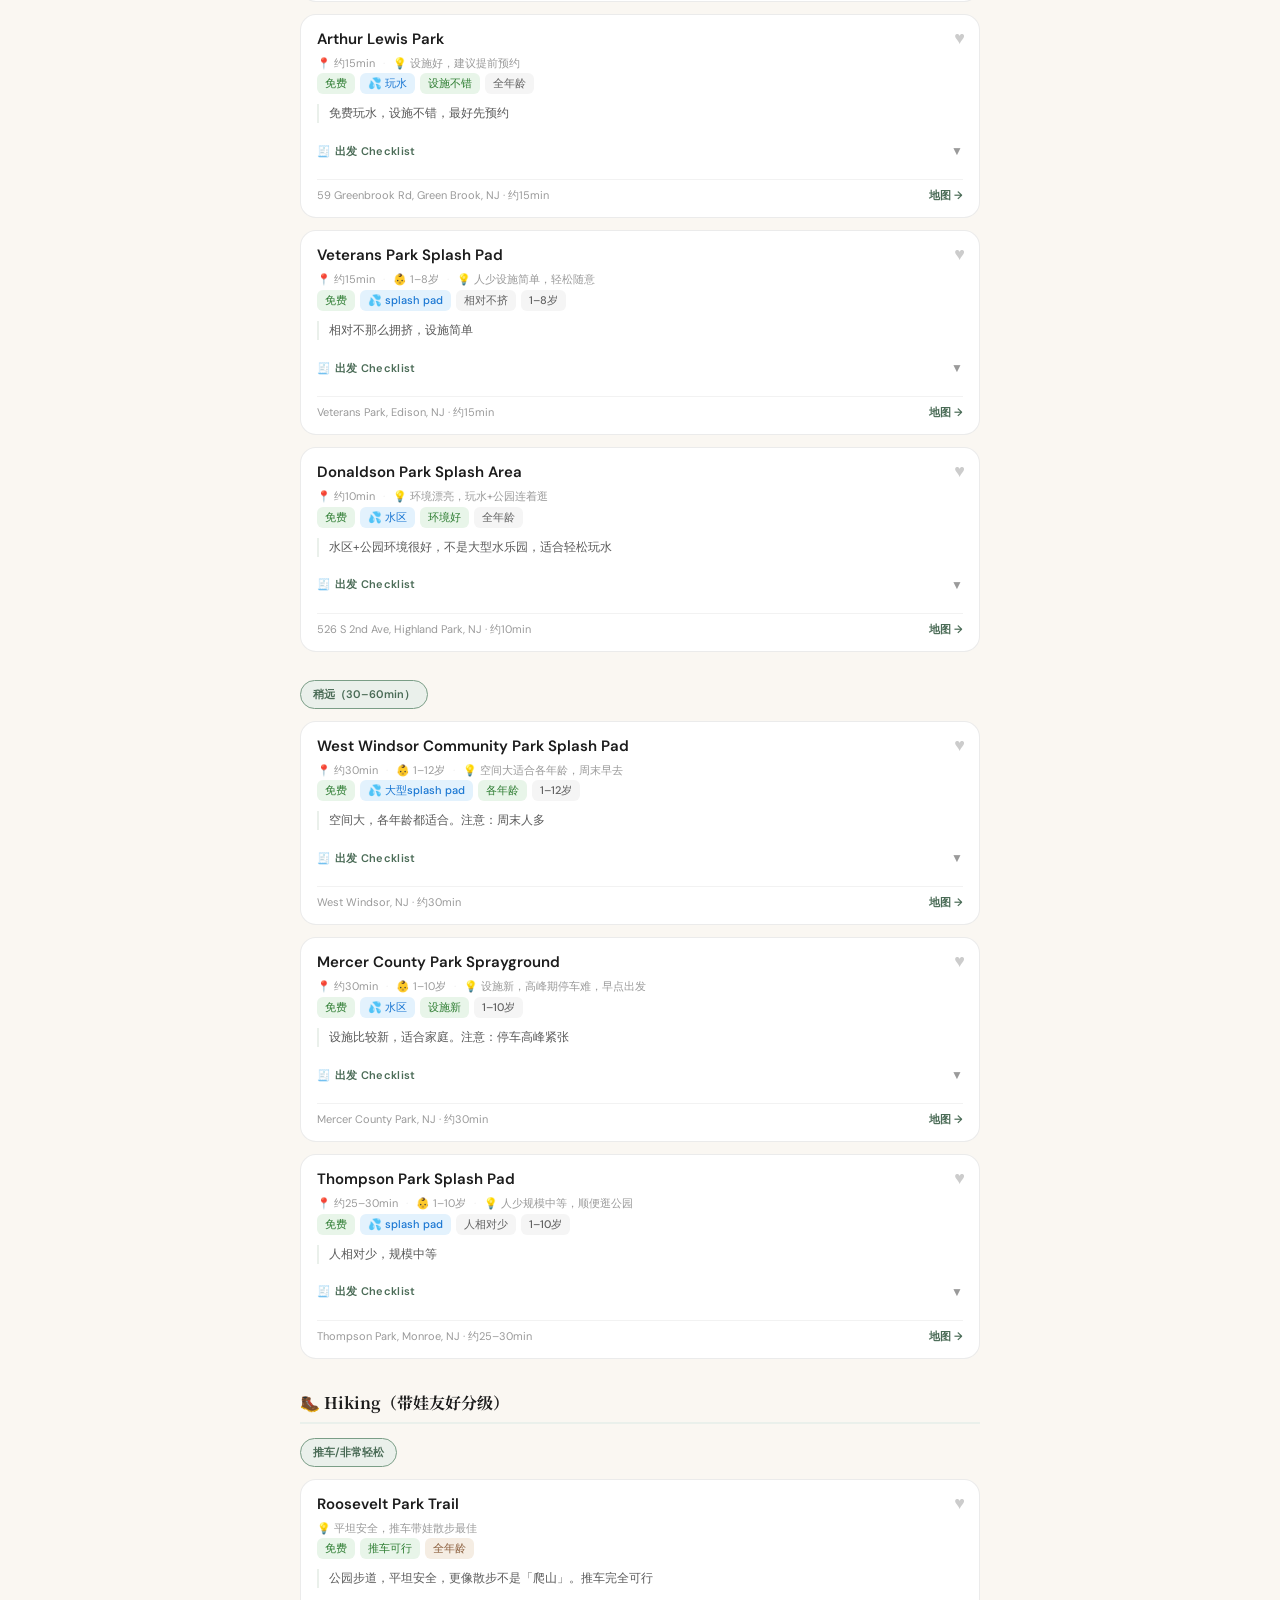
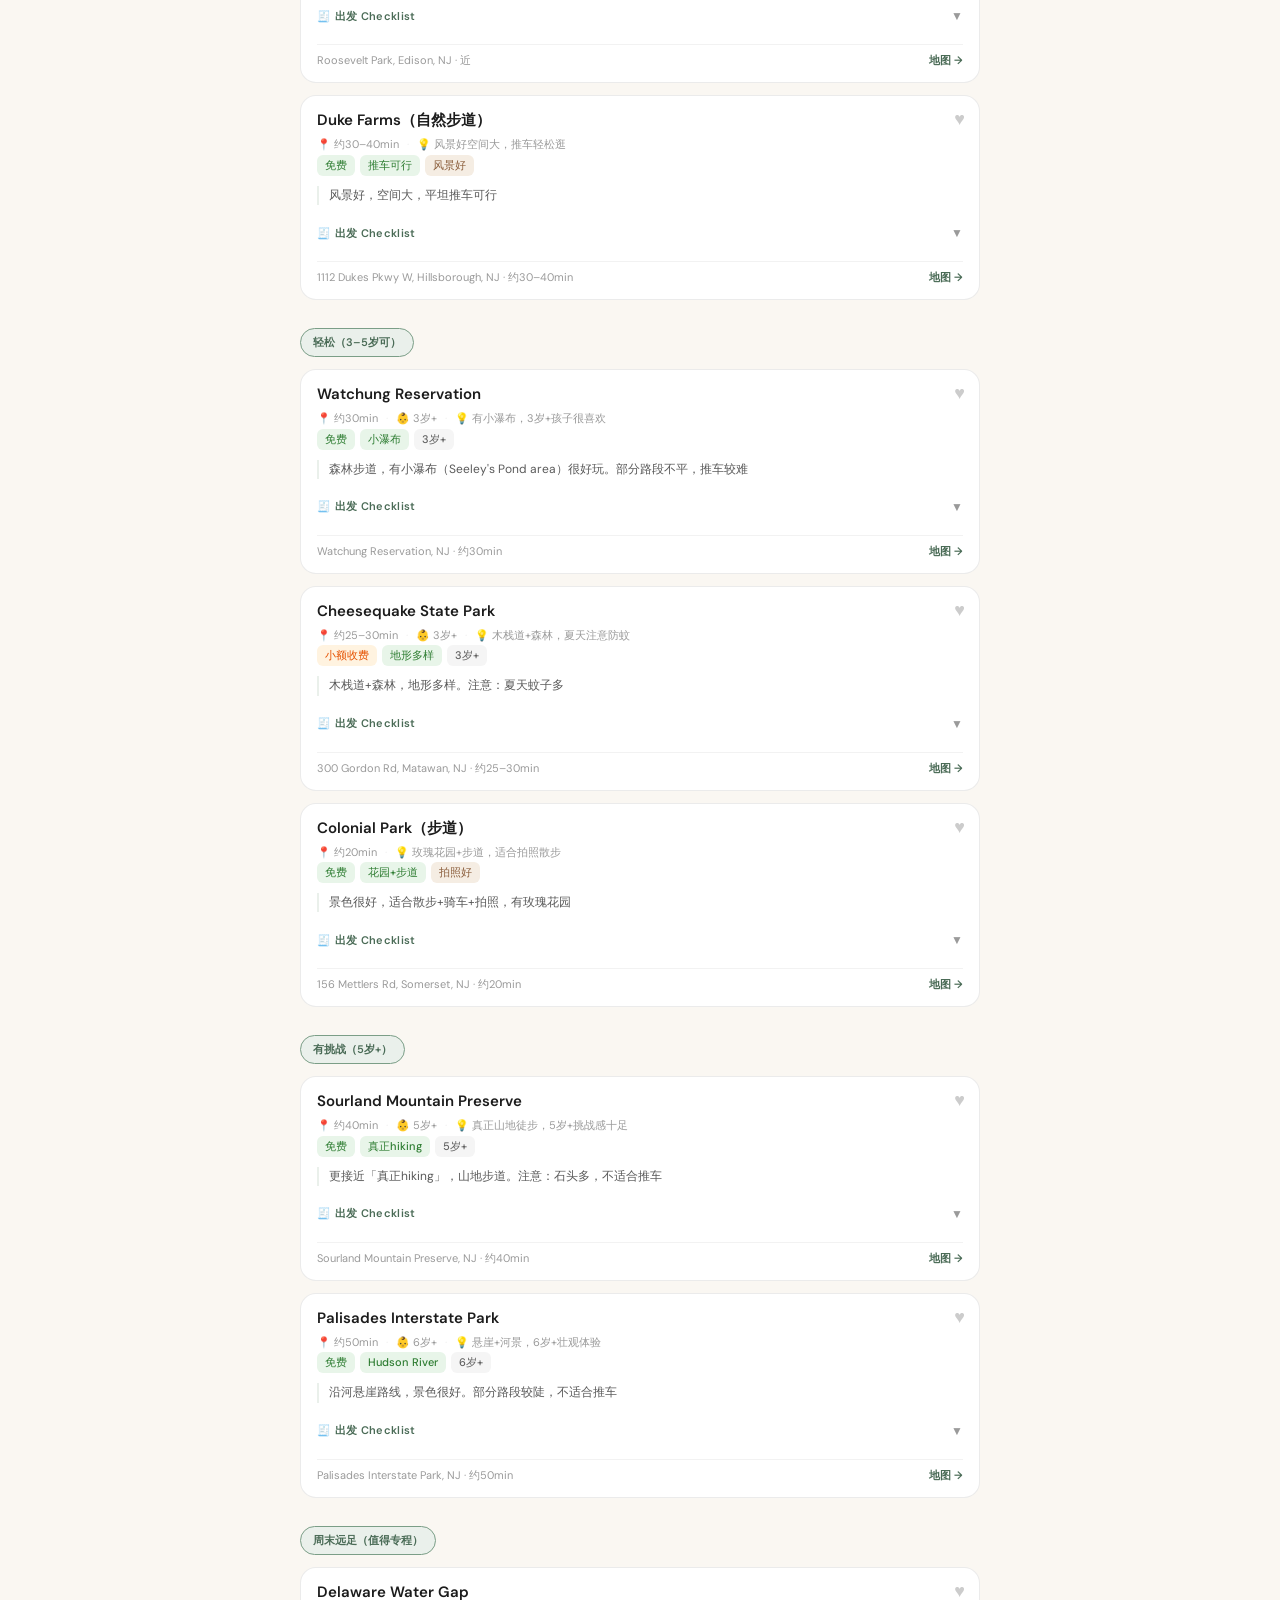
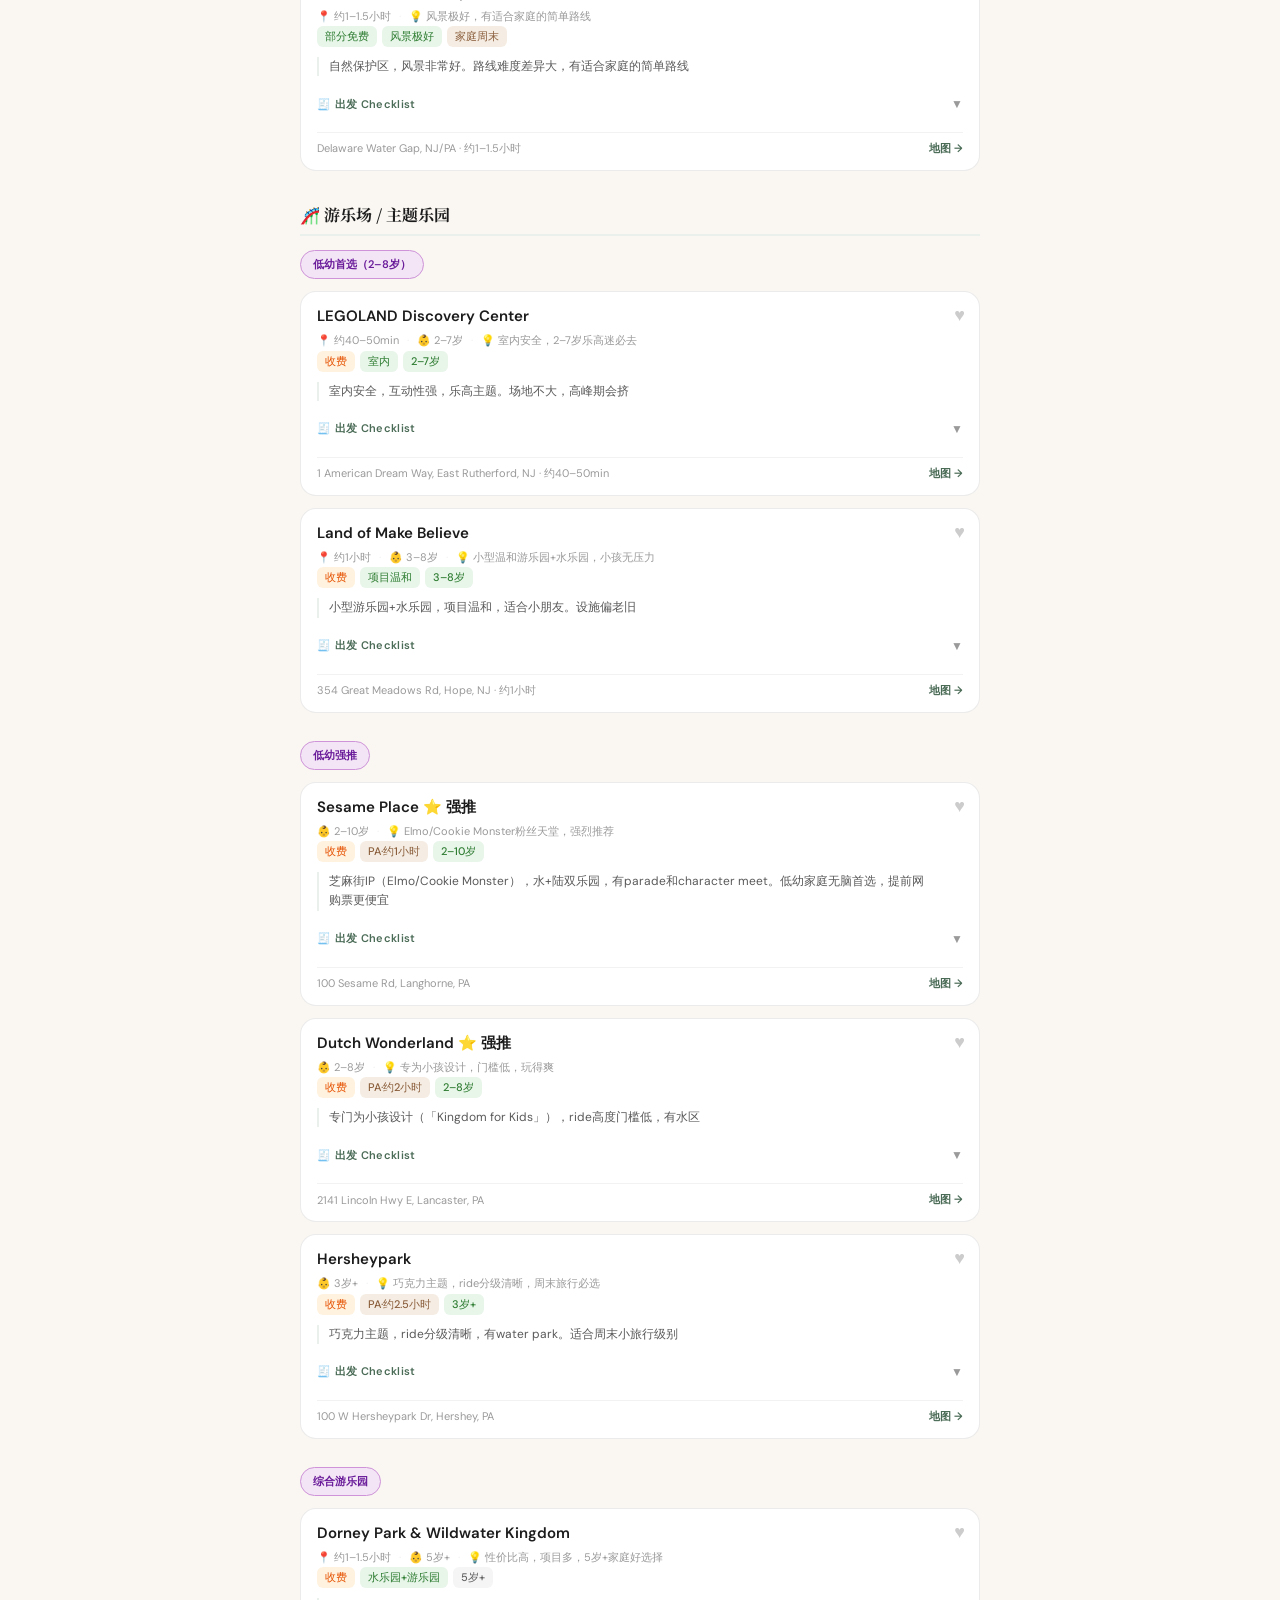
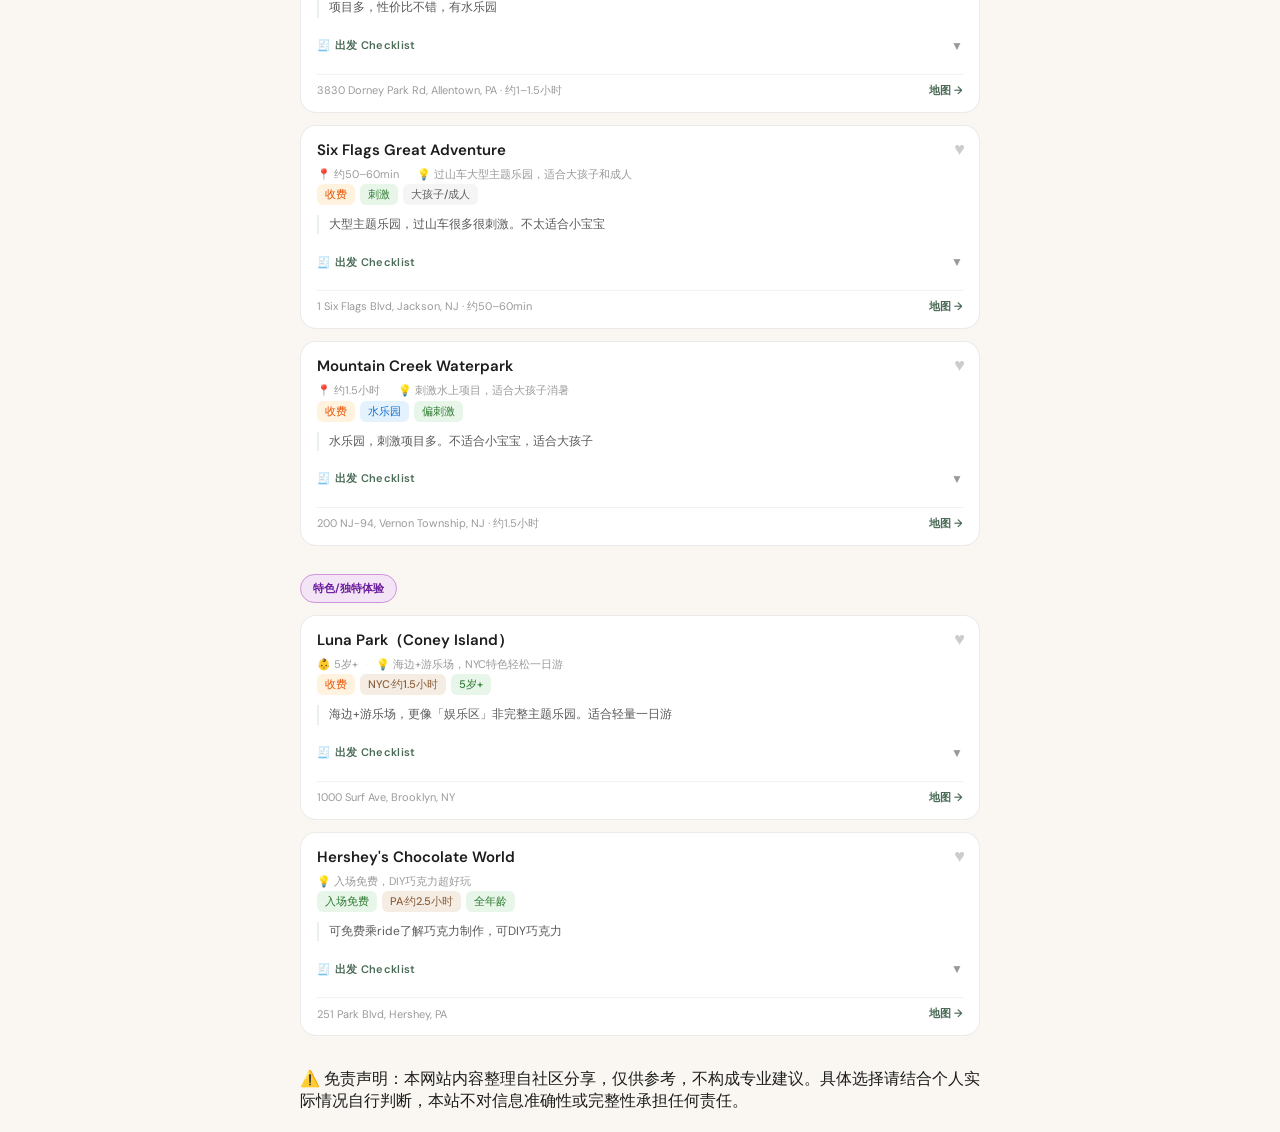
<file: pages/play.html>
<!DOCTYPE html>
<html lang="zh-CN">
<head>
  <script defer data-domain="edisonmom.com" src="https://plausible.io/js/script.js"></script>
  <script async src="https://www.googletagmanager.com/gtag/js?id=G-FSHFK9SQL9"></script>
  <script>
    window.dataLayer = window.dataLayer || [];
    function gtag(){dataLayer.push(arguments);}
    gtag('js', new Date());
    gtag('config', 'G-FSHFK9SQL9');
  </script>
  <meta charset="UTF-8">
  <meta name="viewport" content="width=device-width, initial-scale=1.0">
  <title>遛娃地点 | Edison 华人家庭生活指南</title>
  <link href="https://fonts.googleapis.com/css2?family=Noto+Serif+SC:wght@400;600;700&family=DM+Sans:wght@300;400;500;600&display=swap" rel="stylesheet">
  <link rel="stylesheet" href="../css/styles.css?v=20260421c">
</head>
<body>
<div class="header">
  <div class="header-inner">
    <a class="logo" href="../index.html">
      <div class="logo-icon">🏡</div>
      <div class="logo-text">Edison 生活指南</div>
    </a>
    <div class="location-badge"><div class="location-dot"></div>Edison, NJ</div>
  </div>
</div>
<div class="hero">
  <div class="hero-inner">
    <div class="hero-greeting"><span id="hero-page-label">遛娃地点</span> · <span id="weather-inline" onclick="window._toggleOutfitPanel()" title="点击查看穿衣建议">加载天气中…</span><span id="weather-outfit-hint">👕</span></div>
    <div id="outfit-panel"><div id="outfit-panel-inner"></div></div>
    <div class="hero-title" id="hero-title">带娃出门，今天去哪好？</div>
    <div class="nav-tabs" id="nav-tabs"><a class="tab-btn" href="../index.html">今日</a><a class="tab-btn" href="play.html">遛娃</a><a class="tab-btn" href="events.html">活动</a><a class="tab-btn" href="study.html">学习</a><a class="tab-btn" href="life.html">生活</a><a class="tab-btn" href="fitness.html">健身</a><a class="tab-btn" href="favorites.html">收藏</a></div>
  </div>
</div>
<div class="scene-section" id="scene-section"><div class="scene-inner"><div class="scene-title">快速找到适合的地方</div><div class="scene-grid" id="scene-grid"></div></div></div>
<div class="main"><div id="content-loading">加载中…</div><div id="content-area"></div></div>
<script type="module" src="../js/app.js?v=20260421c"></script>
</body>
</html>
</file>
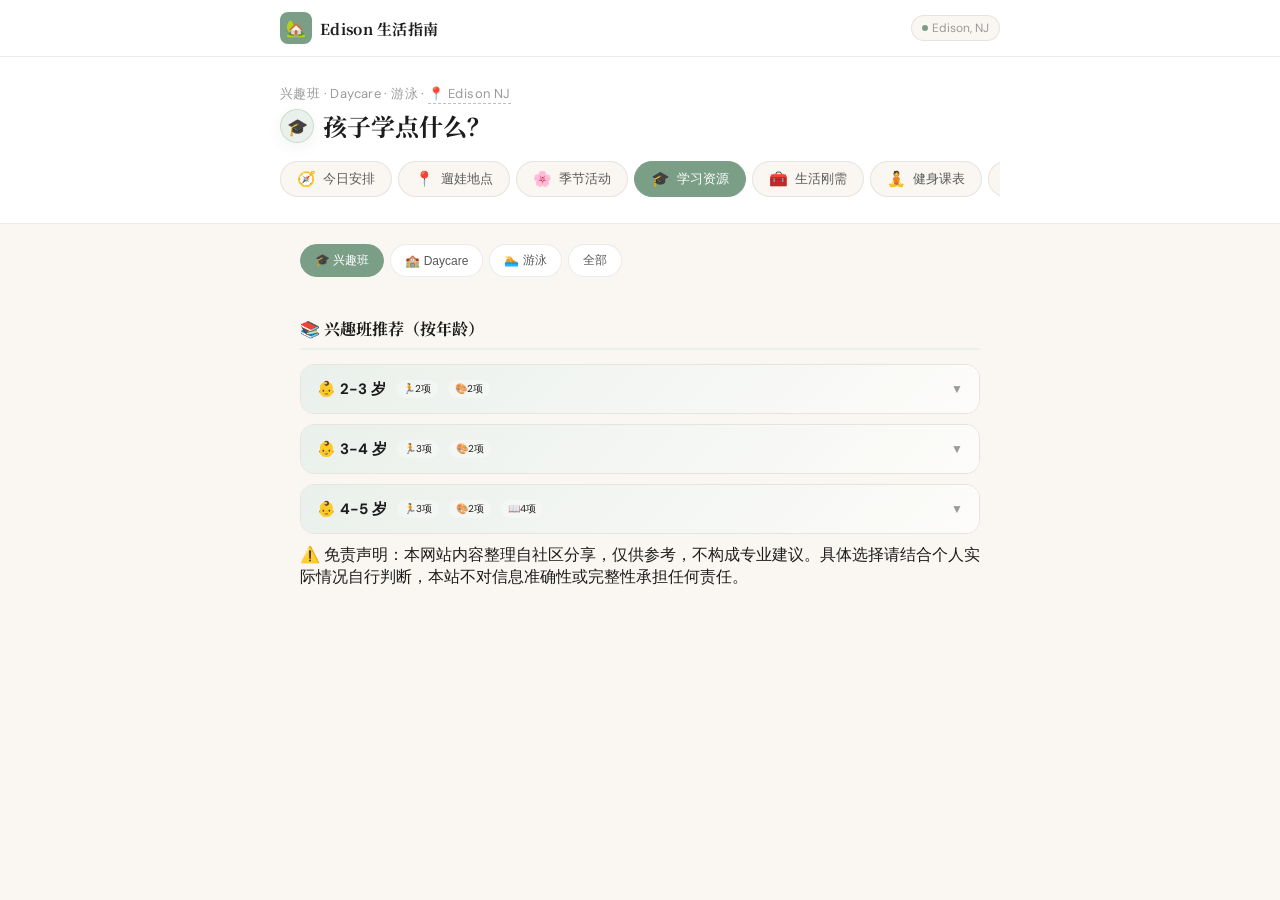
<file: pages/study.html>
<!DOCTYPE html>
<html lang="zh-CN">
<head>
  <script defer data-domain="edisonmom.com" src="https://plausible.io/js/script.js"></script>
  <script async src="https://www.googletagmanager.com/gtag/js?id=G-FSHFK9SQL9"></script>
  <script>
    window.dataLayer = window.dataLayer || [];
    function gtag(){dataLayer.push(arguments);}
    gtag('js', new Date());
    gtag('config', 'G-FSHFK9SQL9');
  </script>
  <meta charset="UTF-8">
  <meta name="viewport" content="width=device-width, initial-scale=1.0">
  <title>学习资源 | Edison 华人家庭生活指南</title>
  <link href="https://fonts.googleapis.com/css2?family=Noto+Serif+SC:wght@400;600;700&family=DM+Sans:wght@300;400;500;600&display=swap" rel="stylesheet">
  <link rel="stylesheet" href="../css/styles.css?v=20260421c">
</head>
<body>
<div class="header"><div class="header-inner"><a class="logo" href="../index.html"><div class="logo-icon">🏡</div><div class="logo-text">Edison 生活指南</div></a><div class="location-badge"><div class="location-dot"></div>Edison, NJ</div></div></div>
<div class="hero"><div class="hero-inner"><div class="hero-greeting"><span id="hero-page-label">学习资源</span> · <span id="weather-inline" onclick="window._toggleOutfitPanel()" title="点击查看穿衣建议">加载天气中…</span><span id="weather-outfit-hint">👕</span></div><div id="outfit-panel"><div id="outfit-panel-inner"></div></div><div class="hero-title" id="hero-title">孩子学点什么？</div><div class="nav-tabs" id="nav-tabs"><a class="tab-btn" href="../index.html">今日</a><a class="tab-btn" href="play.html">遛娃</a><a class="tab-btn" href="events.html">活动</a><a class="tab-btn" href="study.html">学习</a><a class="tab-btn" href="life.html">生活</a><a class="tab-btn" href="fitness.html">健身</a><a class="tab-btn" href="favorites.html">收藏</a></div></div></div>
<div class="scene-section" id="scene-section" style="display:none;"><div class="scene-inner"><div class="scene-title">快速找到适合的地方</div><div class="scene-grid" id="scene-grid"></div></div></div>
<div class="main"><div id="content-loading">加载中…</div><div id="content-area"></div></div>
<script type="module" src="../js/app.js?v=20260421c"></script>
</body>
</html>
</file>
<file: css/styles.css>
/* ══════════════════════════════════════════
   Edison 华人家庭生活指南 · 主样式表
   styles.css
   ══════════════════════════════════════════ */

/* ── CSS 变量 ── */
:root {
  --sage: #7B9E87;
  --sage-light: #EAF0EB;
  --sage-dark: #4A6B56;
  --warm: #C4956A;
  --warm-light: #F5EDE3;
  --cream: #FAF7F2;
  --ink: #1C1C1C;
  --ink-light: #5A5A5A;
  --ink-muted: #9A9A9A;
  --white: #FFFFFF;
  --border: rgba(0,0,0,0.08);
  --shadow: 0 2px 20px rgba(0,0,0,0.06);
  --shadow-hover: 0 8px 40px rgba(0,0,0,0.12);
  --radius: 16px;
  --radius-sm: 10px;
}

/* ── Reset ── */
* { box-sizing: border-box; margin: 0; padding: 0; }

/* ── Body ── */
body {
  font-family: 'DM Sans', 'PingFang SC', sans-serif;
  background: var(--cream);
  color: var(--ink);
  min-height: 100vh;
}

/* ════════════════════════════════════════
   HEADER
   ════════════════════════════════════════ */
.header {
  background: var(--white);
  border-bottom: 1px solid var(--border);
  padding: 0 20px;
  position: sticky;
  top: 0;
  z-index: 100;
}
.header-inner {
  max-width: 720px;
  margin: 0 auto;
  display: flex;
  align-items: center;
  justify-content: space-between;
  height: 56px;
}
.logo {
  display: flex;
  align-items: center;
  gap: 8px;
  text-decoration: none;
}
.logo-icon {
  width: 32px; height: 32px;
  background: var(--sage);
  border-radius: 8px;
  display: flex; align-items: center; justify-content: center;
  font-size: 16px;
}
.logo-text {
  font-family: 'Noto Serif SC', serif;
  font-size: 15px;
  font-weight: 700;
  color: var(--ink);
  letter-spacing: 0.02em;
}
.location-badge {
  display: flex;
  align-items: center;
  gap: 4px;
  font-size: 12px;
  color: var(--ink-muted);
  background: var(--cream);
  padding: 4px 10px;
  border-radius: 20px;
  border: 1px solid var(--border);
}
.location-dot {
  width: 6px; height: 6px;
  background: var(--sage);
  border-radius: 50%;
}

/* ════════════════════════════════════════
   HERO
   ════════════════════════════════════════ */
.hero {
  background: var(--white);
  padding: 28px 20px 24px;
  border-bottom: 1px solid var(--border);
}
.hero-inner { max-width: 720px; margin: 0 auto; }
.hero-greeting {
  font-size: 13px;
  color: var(--ink-muted);
  margin-bottom: 6px;
  letter-spacing: 0.03em;
}
.hero-title {
  font-family: 'Noto Serif SC', serif;
  font-size: 24px;
  font-weight: 700;
  color: var(--ink);
  margin-bottom: 18px;
  line-height: 1.3;
  display: flex;
  align-items: center;
  gap: 9px;
  flex-wrap: wrap;
}
.hero-title-icon {
  width: 34px;
  height: 34px;
  border-radius: 50%;
  background: var(--sage-light);
  border: 1px solid rgba(123,158,135,0.25);
  display: inline-flex;
  align-items: center;
  justify-content: center;
  font-size: 17px;
  box-shadow: 0 4px 14px rgba(74,107,86,0.08);
}
.hero-title em {
  font-style: normal;
  color: var(--sage-dark);
}

/* ════════════════════════════════════════
   NAV TABS
   ════════════════════════════════════════ */
.nav-tabs {
  display: flex;
  gap: 6px;
  overflow-x: auto;
  padding-bottom: 2px;
  scrollbar-width: none;
}
.nav-tabs::-webkit-scrollbar { display: none; }

.tab-btn {
  flex-shrink: 0;
  display: inline-flex;
  align-items: center;
  gap: 7px;
  padding: 8px 16px;
  border-radius: 20px;
  border: 1.5px solid var(--border);
  background: var(--cream);
  font-size: 13px;
  font-weight: 500;
  color: var(--ink-light);
  cursor: pointer;
  transition: all 0.2s;
  font-family: 'DM Sans', 'PingFang SC', sans-serif;
  white-space: nowrap;
  text-decoration: none;
}
.tab-icon {
  font-size: 15px;
  line-height: 1;
}
.tab-btn.active {
  background: var(--sage);
  border-color: var(--sage);
  color: var(--white);
}
.tab-btn:hover:not(.active) {
  border-color: var(--sage);
  color: var(--sage-dark);
}

/* ════════════════════════════════════════
   QUICK SCENE ACTIONS
   ════════════════════════════════════════ */
.scene-section {
  background: linear-gradient(to bottom, var(--white), var(--cream));
  padding: 24px 20px;
  border-bottom: 1px solid var(--border);
}
.scene-inner {
  max-width: 720px;
  margin: 0 auto;
}
.scene-title {
  font-family: 'Noto Serif SC', serif;
  font-size: 18px;
  font-weight: 700;
  color: var(--ink);
  margin-bottom: 14px;
}
.scene-grid {
  display: grid;
  grid-template-columns: repeat(3, 1fr);
  gap: 10px;
}
@media (max-width: 400px) {
  .scene-grid { grid-template-columns: repeat(2, 1fr); }
}
.scene-card {
  background: var(--white);
  border: 1.5px solid var(--border);
  border-radius: 14px;
  padding: 16px;
  cursor: pointer;
  transition: all 0.2s;
  text-decoration: none;
  color: inherit;
}
.scene-card:hover {
  border-color: var(--sage);
  box-shadow: var(--shadow);
  transform: translateY(-1px);
}
.scene-icon {
  font-size: 28px;
  margin-bottom: 8px;
  display: block;
}
.scene-label {
  font-size: 14px;
  font-weight: 600;
  color: var(--ink);
  margin-bottom: 3px;
}
.scene-hint {
  font-size: 11px;
  color: var(--ink-muted);
  line-height: 1.4;
}

/* ════════════════════════════════════════
   MAIN / SECTIONS
   ════════════════════════════════════════ */
.main { max-width: 720px; margin: 0 auto; padding: 20px; }

#content-loading {
  text-align: center;
  padding: 60px 20px;
  color: var(--ink-muted);
  font-size: 14px;
}

#weather-inline {
  cursor: pointer;
  border-bottom: 1px dashed rgba(0,0,0,0.25);
  padding-bottom: 1px;
}

#weather-outfit-hint {
  font-size: 11px;
  opacity: 0.6;
  margin-left: 4px;
  display: none;
}

#outfit-panel {
  max-height: 0;
  overflow: hidden;
  transition: max-height 0.4s ease;
  margin-top: 0;
}

#outfit-panel-inner {
  background: var(--sage-light);
  border: 1px solid var(--border);
  border-radius: 12px;
  padding: 14px 16px;
  margin-top: 10px;
  font-size: 13px;
  line-height: 1.7;
  color: var(--ink);
}

.section { display: none; }
.section.active { display: block; }

/* ════════════════════════════════════════
   HOME DECISION ENTRY
   ════════════════════════════════════════ */
.decision-stack {
  display: flex;
  flex-direction: column;
  gap: 16px;
}

.decision-panel {
  background: var(--white);
  border: 1px solid var(--border);
  border-radius: var(--radius);
  padding: 18px;
  box-shadow: var(--shadow);
}

.today-panel {
  background: linear-gradient(135deg, #F4F8F5 0%, #FFF9F1 100%);
  border-color: rgba(123,158,135,0.28);
}

.decision-kicker {
  font-size: 11px;
  font-weight: 700;
  color: var(--warm);
  letter-spacing: 0.08em;
  text-transform: uppercase;
  margin-bottom: 4px;
}

.decision-title {
  font-family: 'Noto Serif SC', serif;
  font-size: 18px;
  font-weight: 700;
  color: var(--ink);
  line-height: 1.35;
}

.today-choice-grid,
.weekend-grid,
.quick-entry-grid {
  display: grid;
  gap: 10px;
  margin-top: 14px;
}

.today-choice-grid {
  grid-template-columns: repeat(3, minmax(0, 1fr));
}

.weekend-grid {
  grid-template-columns: repeat(3, minmax(0, 1fr));
}

.quick-entry-grid {
  grid-template-columns: repeat(2, minmax(0, 1fr));
}

.today-choice,
.quick-entry,
.hot-row,
.fitness-mini-row {
  display: flex;
  flex-direction: column;
  text-decoration: none;
  color: inherit;
}

.today-choice {
  min-height: 124px;
  justify-content: space-between;
  background: rgba(255,255,255,0.76);
  border: 1px solid var(--border);
  border-radius: 12px;
  padding: 14px;
}

.choice-title,
.quick-entry span,
.hot-row span,
.fitness-mini-main {
  font-size: 14px;
  font-weight: 700;
  color: var(--ink);
}

.choice-desc {
  font-size: 12px;
  color: var(--ink-light);
  line-height: 1.45;
}

.choice-meta,
.quick-entry small,
.hot-row small,
.fitness-mini-place {
  font-size: 11px;
  color: var(--ink-muted);
  line-height: 1.45;
}

.section-heading-row,
.favorites-overview {
  display: flex;
  justify-content: space-between;
  align-items: flex-start;
  gap: 12px;
  margin-bottom: 12px;
}

.soft-link {
  color: var(--sage-dark);
  font-size: 12px;
  font-weight: 700;
  text-decoration: none;
  white-space: nowrap;
}

.weekend-card {
  border: 1px solid var(--border);
  border-radius: 12px;
  padding: 14px;
  min-height: 132px;
  position: relative;
}

.rank-mark {
  width: 24px;
  height: 24px;
  border-radius: 50%;
  background: var(--warm-light);
  color: #8B5E3C;
  display: flex;
  align-items: center;
  justify-content: center;
  font-size: 12px;
  font-weight: 800;
  margin-bottom: 10px;
}

.weekend-name {
  font-size: 14px;
  font-weight: 700;
  color: var(--ink);
  line-height: 1.35;
  margin-bottom: 6px;
}

.weekend-note {
  font-size: 11px;
  color: var(--ink-muted);
  line-height: 1.45;
  margin-bottom: 10px;
}

.fitness-mini-list,
.hot-list {
  display: flex;
  flex-direction: column;
  gap: 8px;
  margin-top: 12px;
}

.fitness-mini-row,
.hot-row {
  border: 1px solid var(--border);
  border-radius: 10px;
  padding: 11px 12px;
  gap: 3px;
  background: #fff;
}

.fitness-mini-time {
  color: var(--sage-dark);
  font-size: 12px;
  font-weight: 800;
}

.quick-entry {
  border: 1px solid var(--border);
  border-radius: 12px;
  padding: 14px;
  background: var(--cream);
  gap: 5px;
}

.mini-count {
  background: var(--sage);
  color: white;
  border-radius: 20px;
  padding: 5px 10px;
  font-size: 12px;
  font-weight: 800;
  white-space: nowrap;
}

.empty-mini,
.low-frequency-note {
  color: var(--ink-muted);
  font-size: 13px;
  line-height: 1.6;
  padding: 14px;
  border: 1px dashed var(--border);
  border-radius: 12px;
  background: rgba(255,255,255,0.6);
  margin-bottom: 14px;
}

@media (max-width: 560px) {
  .today-choice-grid,
  .weekend-grid {
    grid-template-columns: 1fr;
  }
}

/* ════════════════════════════════════════
   FITNESS TIMETABLE
   ════════════════════════════════════════ */
.fitness-today-callout {
  background: linear-gradient(135deg, var(--sage-light), #fff);
  border: 1px solid rgba(123,158,135,0.25);
  border-radius: var(--radius);
  padding: 16px;
  margin-bottom: 16px;
}

.timetable {
  border: 1px solid var(--border);
  border-radius: 14px;
  overflow: hidden;
  background: var(--white);
}

.timetable-row,
.timetable-group {
  display: grid;
  grid-template-columns: 108px minmax(0, 1fr);
  border-bottom: 1px solid var(--border);
}

.timetable-row:last-child,
.timetable-group:last-child {
  border-bottom: none;
}

.time-cell {
  background: var(--sage-light);
  color: var(--sage-dark);
  font-size: 12px;
  font-weight: 800;
  padding: 13px 12px;
  border-right: 1px solid var(--border);
}

.class-cell {
  padding: 12px;
}

.fitness-session-list {
  display: grid;
  gap: 8px;
  background: #fff;
}

.fitness-session {
  border: 1px solid var(--border);
  border-radius: 10px;
  padding: 11px 12px;
  background: var(--cream);
}

.class-name {
  font-size: 14px;
  font-weight: 700;
  color: var(--ink);
  margin-bottom: 4px;
}

.class-meta {
  font-size: 11px;
  color: var(--ink-muted);
  margin-bottom: 6px;
}

.fitness-notes {
  display: grid;
  gap: 10px;
}

.fitness-site-note {
  display: flex;
  flex-direction: column;
  gap: 4px;
  background: var(--white);
  border: 1px solid var(--border);
  border-radius: 12px;
  padding: 13px 14px;
}

.fitness-site-note strong {
  font-size: 13px;
  color: var(--ink);
}

.fitness-site-note span,
.fitness-site-note small {
  font-size: 11px;
  color: var(--ink-muted);
  line-height: 1.45;
}

@media (max-width: 430px) {
  .timetable-row,
  .timetable-group {
    grid-template-columns: 1fr;
  }
  .time-cell {
    border-right: none;
    border-bottom: 1px solid var(--border);
  }
}

/* ════════════════════════════════════════
   TOP3 BANNER
   ════════════════════════════════════════ */
.top3-header {
  display: flex;
  align-items: center;
  gap: 8px;
  margin-bottom: 6px;
}
.top3-label {
  font-size: 11px;
  font-weight: 600;
  letter-spacing: 0.08em;
  text-transform: uppercase;
  color: var(--warm);
  background: var(--warm-light);
  padding: 3px 10px;
  border-radius: 20px;
}
.top3-title {
  font-family: 'Noto Serif SC', serif;
  font-size: 17px;
  font-weight: 700;
  color: var(--ink);
}
.top3-subtitle {
  font-size: 12px;
  color: var(--ink-muted);
  margin-bottom: 14px;
  margin-left: 2px;
}

/* ── Compact Top3 Strip ── */
.top3-strip {
  display: flex;
  align-items: center;
  gap: 6px;
  overflow-x: auto;
  scrollbar-width: none;
  padding-bottom: 16px;
  margin-bottom: 4px;
}
.top3-strip::-webkit-scrollbar { display: none; }
.top3-strip-label {
  flex-shrink: 0;
  font-size: 11px;
  font-weight: 600;
  letter-spacing: 0.04em;
  text-transform: uppercase;
  color: var(--ink-muted);
  white-space: nowrap;
}
.top3-pill {
  flex-shrink: 0;
  display: inline-flex;
  align-items: center;
  gap: 5px;
  padding: 6px 13px;
  border-radius: 20px;
  border: 1px solid var(--border);
  background: var(--white);
  font-size: 13px;
  font-weight: 500;
  color: var(--ink);
  text-decoration: none;
  white-space: nowrap;
  transition: all 0.2s;
}
.top3-pill:hover {
  border-color: var(--sage);
  color: var(--sage-dark);
  box-shadow: 0 2px 8px rgba(0,0,0,0.07);
}
.top3-pill-tag {
  font-size: 10px;
  color: var(--ink-muted);
  font-weight: 400;
}

/* ════════════════════════════════════════
   CARDS
   ════════════════════════════════════════ */
.card-grid { display: flex; flex-direction: column; gap: 12px; margin-bottom: 28px; }

.card {
  background: var(--white);
  border: 1px solid var(--border);
  border-radius: var(--radius);
  padding: 16px 18px;
  transition: all 0.2s;
  cursor: pointer;
  position: relative;
}
.card:hover { box-shadow: var(--shadow-hover); transform: translateY(-1px); }

.card-rank {
  position: absolute;
  top: 14px; right: 16px;
  font-size: 11px;
  font-weight: 700;
  color: var(--warm);
  background: var(--warm-light);
  width: 24px; height: 24px;
  border-radius: 50%;
  display: flex; align-items: center; justify-content: center;
  opacity: 0.5;
}
.card-name {
  font-size: 15px;
  font-weight: 600;
  color: var(--ink);
  margin-bottom: 4px;
  padding-right: 30px;
}
.card-sub {
  font-size: 12px;
  color: var(--ink-muted);
  margin-bottom: 10px;
  line-height: 1.5;
}
.card-tags {
  display: flex;
  flex-wrap: wrap;
  gap: 5px;
  margin-bottom: 10px;
}
.card-note {
  font-size: 12px;
  color: var(--ink-light);
  line-height: 1.6;
  margin-bottom: 12px;
  border-left: 2px solid var(--sage-light);
  padding-left: 10px;
}
.card-footer {
  display: flex;
  align-items: center;
  justify-content: space-between;
  padding-top: 8px;
  margin-top: 10px;
  border-top: 1px solid rgba(0,0,0,0.05);
}
.card-addr {
  font-size: 11px;
  color: var(--ink-muted);
  flex: 1;
}
.map-btn, .web-btn {
  font-size: 11px;
  color: var(--sage-dark);
  text-decoration: none;
  font-weight: 600;
  white-space: nowrap;
  margin-left: 10px;
}
.map-btn:hover, .web-btn:hover { color: var(--sage); }

.card-phone {
  font-size: 12px;
  color: var(--ink-light);
  margin-top: 8px;
}
.phone-label { color: var(--ink-muted); }
.phone-num {
  color: var(--sage-dark);
  text-decoration: none;
  font-weight: 600;
}
.phone-num:hover { color: var(--sage); }

/* Explore more CTA */
.card-explore {
  display: flex;
  gap: 8px;
  margin-top: 12px;
  padding-top: 10px;
  border-top: 1px solid var(--border);
}
.explore-link {
  font-size: 12px;
  color: var(--sage-dark);
  text-decoration: none;
  display: flex;
  align-items: center;
  gap: 4px;
  font-weight: 500;
  transition: color 0.2s;
}
.explore-link:hover { color: var(--sage); }
.explore-arrow { font-size: 10px; }

/* ════════════════════════════════════════
   TAGS
   ════════════════════════════════════════ */
.tag {
  font-size: 11px;
  padding: 3px 8px;
  border-radius: 6px;
  font-weight: 500;
  white-space: nowrap;
}
.tag-green   { background: #E8F5E9; color: #2E7D32; }
.tag-warm    { background: var(--warm-light); color: #8B5E3C; }
.tag-blue    { background: #E3F2FD; color: #1976D2; }
.tag-gray    { background: #F5F5F5; color: #616161; }
.tag-avoid   { background: #FFEBEE; color: #C62828; }
.tag-free    { background: #E8F5E9; color: #2E7D32; }
.tag-paid    { background: #FFF3E0; color: #E65100; }
.tag-nature  { background: #E8F5E9; color: #2E7D32; }
/* Context tags for Top3 */
.tag-age      { background: #F3E5F5; color: #7B1FA2; }
.tag-price    { background: #E8F5E9; color: #388E3C; }
.tag-distance { background: #E1F5FE; color: #0277BD; }

/* ════════════════════════════════════════
   FILTER ROW
   ════════════════════════════════════════ */
.filter-row {
  display: flex;
  gap: 6px;
  overflow-x: auto;
  padding: 0 0 12px 0;
  margin-bottom: 16px;
  scrollbar-width: none;
}
.filter-row::-webkit-scrollbar { display: none; }
.filter-chip {
  flex-shrink: 0;
  padding: 7px 14px;
  border-radius: 20px;
  border: 1.5px solid var(--border);
  background: var(--white);
  font-size: 12px;
  font-weight: 500;
  color: var(--ink-light);
  cursor: pointer;
  transition: all 0.2s;
  white-space: nowrap;
}
.filter-chip.on {
  background: var(--sage);
  border-color: var(--sage);
  color: var(--white);
}
.filter-chip:hover:not(.on) {
  border-color: var(--sage);
  color: var(--sage-dark);
}

.filter-label {
  font-size: 11px;
  font-weight: 800;
  color: var(--ink-muted);
  letter-spacing: 0.08em;
  text-transform: uppercase;
  margin: 14px 0 8px;
}

/* ════════════════════════════════════════
   LIST HEADERS
   ════════════════════════════════════════ */
.list-header {
  font-family: 'Noto Serif SC', serif;
  font-size: 16px;
  font-weight: 700;
  color: var(--ink);
  margin: 28px 0 14px 0;
  padding-bottom: 8px;
  border-bottom: 2px solid var(--sage-light);
}

/* Sub-category badge (inline) */
.sub-badge {
  display: inline-block;
  font-size: 11px;
  font-weight: 600;
  padding: 6px 12px;
  border-radius: 20px;
  margin-bottom: 12px;
  margin-top: 4px;
}
.sub-badge-sage  { background: var(--sage-light);  color: var(--sage-dark); }
.sub-badge-blue  { background: #E3F2FD;             color: #1565C0; }
.sub-badge-purple{ background: #F3E5F5;             color: #6A1B9A; }
.sub-badge-yellow{ background: #FFF8E1;             color: #F57F17; border: 1px solid #FFE082; }
.sub-badge-pink  { background: #FCE4EC;             color: #880E4F; border: 1px solid #F48FB1; }

/* ════════════════════════════════════════
   AVOID CARDS
   ════════════════════════════════════════ */
.avoid-card {
  background: #FFF3E0;
  border: 1.5px solid #FFB74D;
  border-radius: var(--radius-sm);
  padding: 14px 16px;
  margin-bottom: 12px;
}
.avoid-name {
  font-size: 14px;
  font-weight: 600;
  color: #E65100;
  margin-bottom: 6px;
}
.avoid-reason {
  font-size: 12px;
  color: #5D4037;
  line-height: 1.6;
}

/* ════════════════════════════════════════
   PLAY BLOCKS
   ════════════════════════════════════════ */
.play-block { margin-bottom: 32px; }
.play-header {
  display: flex;
  align-items: center;
  gap: 10px;
  margin-bottom: 14px;
}
.play-icon { font-size: 24px; }
.play-title {
  font-family: 'Noto Serif SC', serif;
  font-size: 17px;
  font-weight: 700;
  color: var(--ink);
}

/* ════════════════════════════════════════
   FOOTER
   ════════════════════════════════════════ */
.site-footer {
  text-align: center;
  padding: 24px 20px 40px;
  font-size: 11px;
  color: #aaa;
  border-top: 1px solid rgba(0,0,0,0.06);
  margin-top: 20px;
}
.site-footer .disclaimer {
  color: #bbb;
  font-size: 10.5px;
  margin-top: 8px;
}

/* ════════════════════════════════════════
   CHECKLIST
   ════════════════════════════════════════ */
.checklist-group {
  margin-bottom: 14px;
}
.checklist-group:last-of-type {
  margin-bottom: 8px;
}
.group-label {
  font-size: 12px;
  font-weight: 600;
  color: var(--ink-muted);
  margin-bottom: 8px;
  display: flex;
  align-items: center;
  gap: 5px;
}
.item-list {
  display: flex;
  flex-wrap: wrap;
  gap: 6px;
}
.check-item {
  display: flex;
  align-items: center;
  gap: 6px;
  background: var(--white);
  border: 1px solid var(--border);
  border-radius: 8px;
  padding: 6px 11px;
  font-size: 12px;
  font-weight: 500;
  color: var(--ink);
  cursor: pointer;
  transition: all 0.15s;
  user-select: none;
}
.check-item:hover {
  border-color: var(--sage);
  background: var(--sage-light);
}
.check-item.checked {
  background: var(--sage-light);
  border-color: var(--sage);
  color: var(--sage-dark);
}
.check-box {
  width: 14px;
  height: 14px;
  flex-shrink: 0;
  border: 1.5px solid var(--ink-muted);
  border-radius: 3px;
  transition: all 0.15s;
  display: flex;
  align-items: center;
  justify-content: center;
  font-size: 9px;
  color: transparent;
}
.check-item.checked .check-box {
  background: var(--sage);
  border-color: var(--sage);
  color: white;
}
.check-item.checked .check-box::after {
  content: '✓';
}
.check-item.warn-item {
  background: #FFF8E1;
  border-color: #FFD54F;
  color: #E65100;
}
.check-item.warn-item .check-box {
  border-color: #FFB300;
}

/* ════════════════════════════════════════
   SAVE/FAVORITE BUTTON
   ════════════════════════════════════════ */
.save-btn {
  display: inline-flex;
  align-items: center;
  gap: 4px;
  font-size: 13px;
  color: var(--ink-muted);
  cursor: pointer;
  padding: 6px 12px;
  border-radius: 8px;
  border: 1px solid var(--border);
  background: var(--white);
  transition: all 0.2s;
  font-weight: 500;
  margin-top: 8px;
  user-select: none;
}

.save-btn:hover {
  border-color: var(--sage);
  color: var(--sage-dark);
  background: var(--sage-light);
}

.save-btn.saved {
  color: #e74c3c;
  border-color: rgba(231, 76, 60, 0.3);
  background: rgba(231, 76, 60, 0.05);
  font-weight: 600;
}

.save-btn.saved:hover {
  border-color: rgba(231, 76, 60, 0.5);
  background: rgba(231, 76, 60, 0.1);
}
</file>
